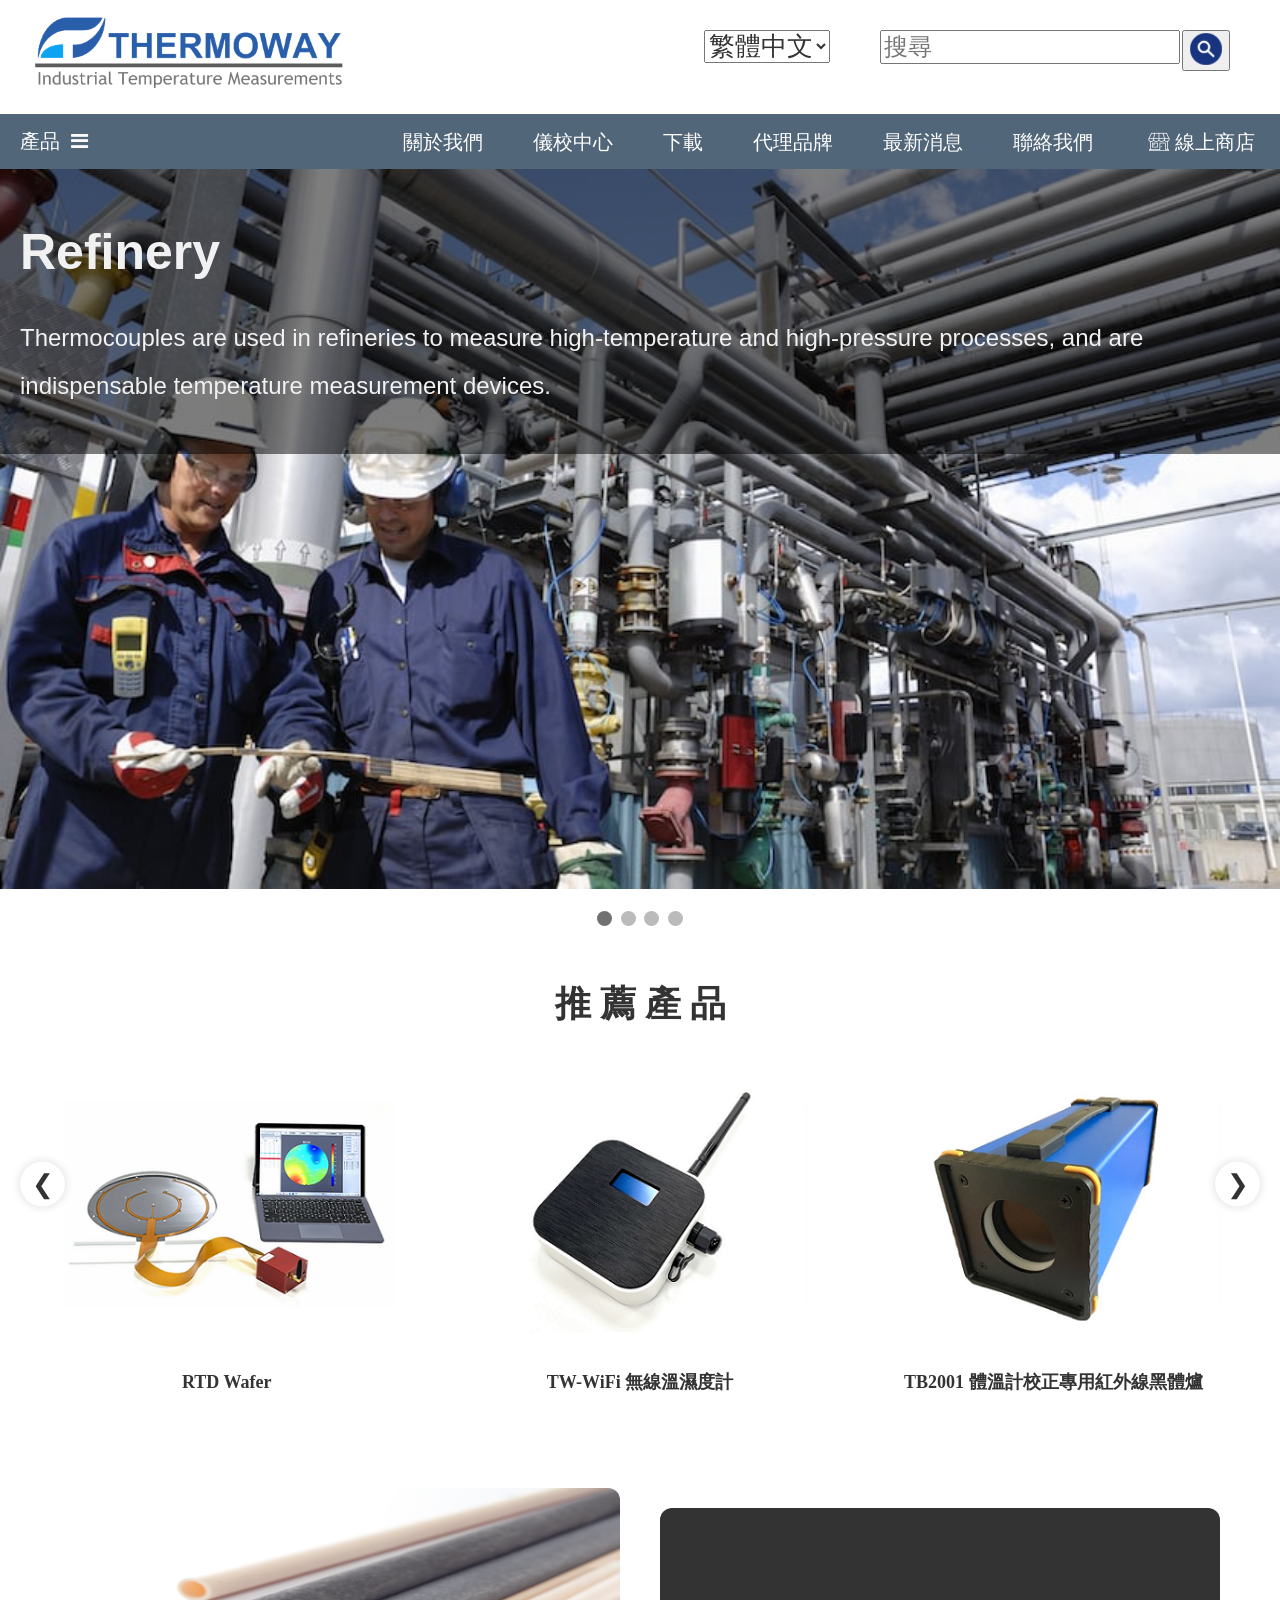
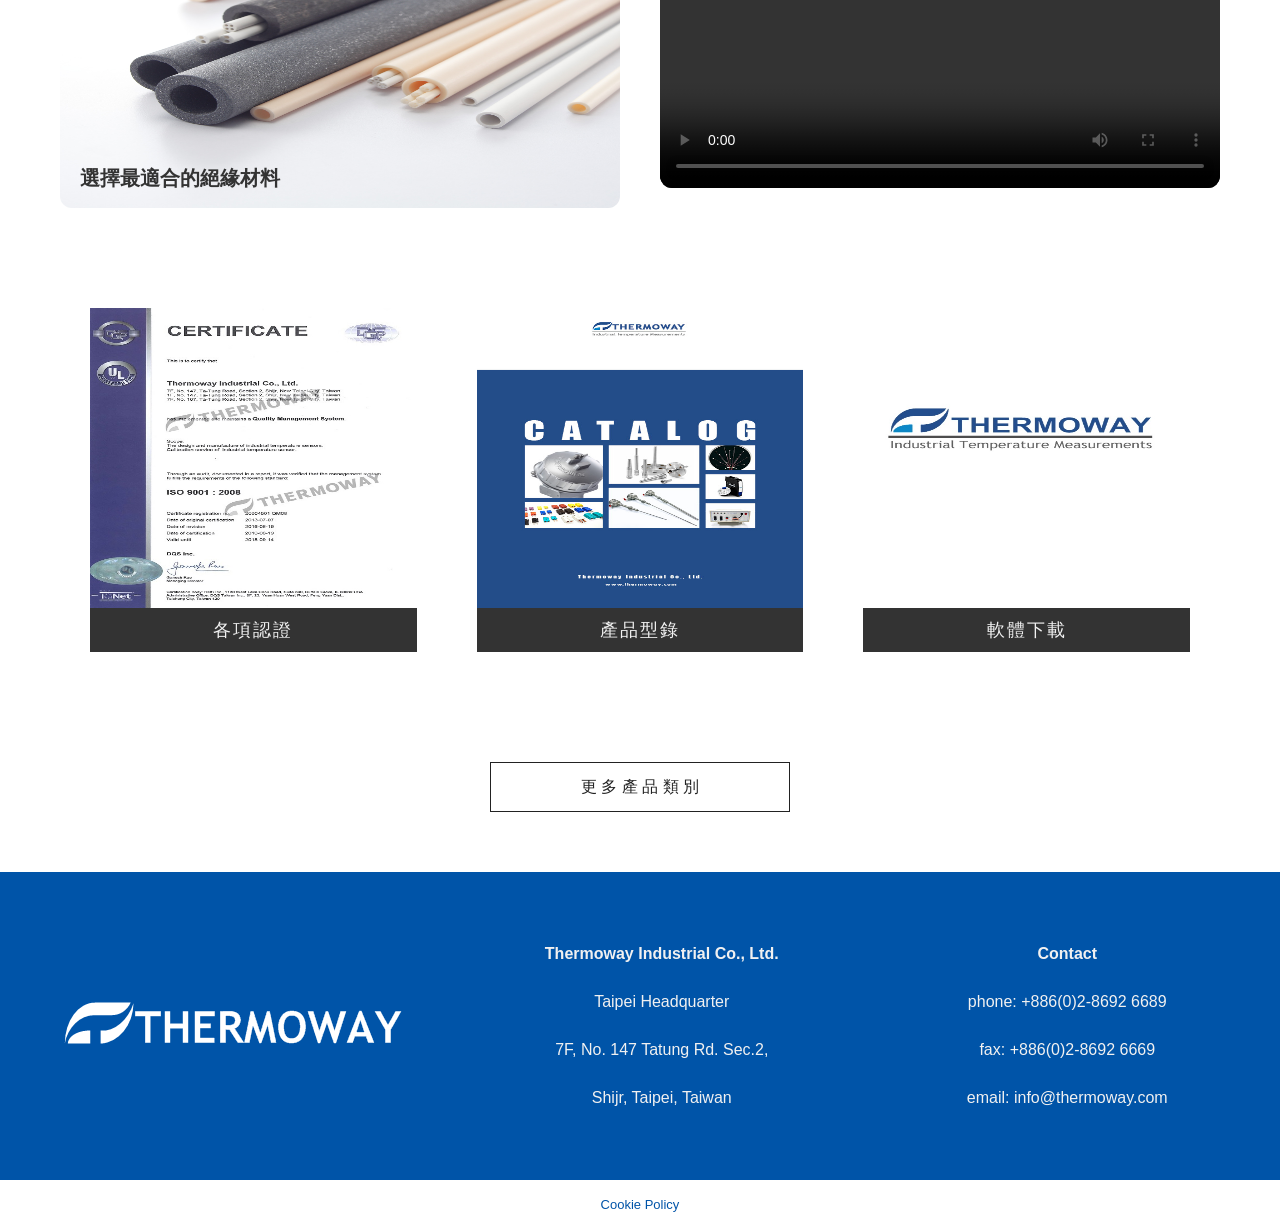
<file: index.html>
<!DOCTYPE html>
<html>
<head>
    <meta charset="UTF-8">
    <meta name="viewport" content="width=device-width, initial-scale=1.0">
    <meta http-equiv="X-UA-Compatible" content="ie=edge">
    <meta name="keywords" content="熱電偶,熱電阻,工業用溫度測量,溫度校正">
    <meta name="description" content="工業用溫度計製造商,溫度儀校中心">
    <title>THERMOWAY</title>
    <link rel="icon" type="image/png" href="img for HPSample/icon_thermoway.png">
    <link rel="stylesheet" type="text/css" href="index.css">
    <!--引入Font Awesome 的 CSS-->
    <link rel="stylesheet"
        href="https://cdnjs.cloudflare.com/ajax/libs/font-awesome/4.7.0/css/font-awesome.min.css">
    
</head>
<body>
  <!--頁首-->
    <header>
      <div class="phone-header-top">    <!--手機響應式-->
        <!--設定Logo的樣式-->
        <a href="index.html"><img class="logo" src="img for HPSample/Logo_full.png" style="filter: brightness(120%);">
        </a>
              
        <!--寫語言列-->
        <select class="LangBar">
          <option value="zh-TW">繁體中文</option>
          <option value="zh-CN">简体中文</option>
          <option value="en-US">English</option>
        </select>

        <div class="mobile-language">     <!--手機響應式-->
          中文 / EN
        </div>

        <!--手機版漢堡-->
        <button class="menu-toggle">☰</button>
      </div>
        
        <div class="search">
            <input class="SearchBar" type="text" placeholder="搜尋">
            <button class="SearchButton" type="submit"><img class="search-icon" src="img for HPSample/search-8924.png">
            </button>
        </div>
    </header>

        

  <!--導覽列-->
    <nav>
        <div class="navproduct">          <!--dropdown, 產品-->
            <button class="dropbtn" onclick="myFunction()"><a id="dropbtnproduct" href="product-category.html">產品 </a>
               <i class="fa fa-bars"></i></button>                           <!-- 我刪了這個三角形<i class="fa fa-caret-down"></i> -->
            <!--第一層分類-->
            <ul class="navproduct-level1" id="myDropdown">
              <li><a href="#" class="level1-item" onclick="toggleLevel2(event)">熱電偶</a>
                <!--第二層分類-->
                <ul class="navproduct-level2-tc" id="myDropdown1-2">
                  <li><a href="#" class="level2-item active-level2" style="font-weight: bold;">熱電偶</a></li>   <!--為了加藍色底線-->
                  <li><a href="#" class="level2-item">素線型熱電偶</a></li>
                  <li><a href="#" class="level2-item">導線型熱電偶</a></li>
                  <li><a href="mi-sheath-tc.html" class="level2-item">金屬被覆熱電偶</a></li>                  
                </ul>
              </li>

              <li><a href="#" class="level1-item">熱電阻</a></li>

              <li><a href="#" class="level1-item">測溫線/導線</a></li>
            </ul>

        </div>

        <!--其他導覽列項目-->
        <div class="nav-right">
          <div class="navshop">
            <a class="navitem" href="#onlineshop"><img src="img for HPSample/icon_onlineshop_gpt1.png">線上商店</a>
          </div>

          <div class="navcontact">
            <a class="navitem" href="contact.html">聯絡我們</a>
          </div>
        
          <div class="navnews">
            <a class="navitem" href="#news">最新消息</a>
          </div>

          <div class="navbrand">    <!--品牌-->
            <a class="navitem" id="ntbblock" href="#brand">代理品牌</a>
            <ul class="navbrand-level1">
              <li><a href="#">INOR</a></li>
              <li><a href="#">SANDVIK</a></li>
              <li><a href="#">MARLIN</a></li>
              <li><a href="#">OMEGA</a></li>
              <li><a href="#">DWYER</a></li>
            </ul>
          </div>
         
          <div class="navdownload">    <!--下載-->
            <a class="navitem" href="#download">下載</a>
          </div>

          <div class="navcalibration">
            <a class="navitem" href="#calibration">儀校中心</a>
          </div>

          <div class="navabout">
            <a class="navitem" href="about.html">關於我們</a>
          </div>
        </div>                     
        
    </nav>

    <!--手機響應式導覽列-->
    <div class="mobile-nav">
      <a href="product-category.html">產品</a>
      <a href="#about">關於我們</a>
      <a href="#calibration">儀校中心</a>
      <a href="#download">下載</a>
      <a href="#brand">代理品牌</a>
      <a href="#news">最新消息</a>
      <a href="contact.html">聯絡我們</a>
    </div>


<!--幻燈片-->
    <!--幻燈片-->
    <!-- Slideshow container -->
<div class="slideshow-container">
    <div class="mySlides fade" id="slide1">
      <img src="img for HPSample/image_Petroleum_wika.jpg" style="width:100%">
      <div class="text">
        <h1>Refinery</h1>
        <p>Thermocouples are used in refineries to measure high-temperature and 
            high-pressure processes, and are indispensable temperature measurement 
            devices.</p>
      </div>        
    </div>

    <div class="mySlides fade" id="slide2">
      <img src="img for HPSample/image_Turbine_cnn.jpg" style="width:100%">
      <div class="text">
        <h1>Aerospace</h1>
        <p>Specifically designed for the extreme high temperature, low temperature and 
            high pressure environments of the aerospace industry, THERMOWAY provide 
            corrosion-resistant and vibration-resistant products.</p>
      </div>
    </div>

    <div class="mySlides fade" id="slide3">
      <img src="img for HPSample/image_Semiconductor_天下雜誌.jpg" style="width:100%">
      <div class="text">
        <h1>Semiconductor</h1>
        <p>THERMOWAY provide suitable temperature measurement systems for each 
            process stage of the semiconductor industry to meet the environmental
            requirements for customers.</p>
      </div>
    </div>
  
    <div class="mySlides fade" id="slide4">
    <img src="img for HPSample/image_Nuclear-Banner.png" style="width:100%">
      <div class="text">
        <h1>Energy</h1>
        <p>Power plants use thermocouples to measure extreme heat, 
            which helps monitor the operation of boilers, nuclear reactors 
            and turbines to ensure safety and efficiency.</p>
      </div>
    </div>
<br>

<!-- The dots/circles -->
  <div style="text-align:center">
    <span class="dot"></span>
    <span class="dot"></span>
    <span class="dot"></span>
    <span class="dot"></span>
  </div>


<!-- 產品圖示區塊 -->
<section class="featured-section">
  <h2 class="sec-title">推 薦 產 品</h2>

  <button class="nav-btn left" onclick="moveSlide(-1)">&#10094;</button>

  <div class="carousel-wrapper">
    <div class="carousel" id="carousel">

      <div class="card">
        <img src="img for HPSample/RTD WAFER_400x300.png" alt="RTD Wafer">
        <p>RTD Wafer</p>
      </div>

      <div class="card">
        <img src="img for HPSample/TW-WiFi_400x300.png" alt="TW-WiFi無線溫濕度計">
        <p>TW-WiFi 無線溫濕度計</p>
      </div>

      <div class="card">
        <img src="img for HPSample/TB2001_400x300.png" alt="TB2001體溫計校正專用紅外線黑體爐">
        <p>TB2001 體溫計校正專用紅外線黑體爐</p>
      </div>

      <div class="card">
        <img src="img for HPSample/TC WAFER_400x300.png" alt="TC Wafer">
        <p>TC Wafer</p>
      </div>

      <div class="card">
        <img src="img for HPSample/TW-DY_400x300.png" alt="TW-DY校正專用乾體爐">
        <p>TW-DY 校正專用乾體爐</p>
      </div>

      <div class="card">
        <img src="img for HPSample/MINI-2K5A-5_400x300.png" alt="MINI-2K5A-5點焊機">
        <p>MINI-2K5A-5 點焊機</p>
      </div>

    </div>
  </div>

  <button class="nav-btn right" onclick="moveSlide(1)">&#10095;</button>
  </section>  

<!--媒體區塊-->
  <section class="media-section">
    <div class="media-left">
      <a href="your-link.html" class="media-link">
        <img src="img for HPSample/非金屬保護管-陶瓷.jpg">
      
        <div class="media-text">選擇最適合的絕緣材料</div>
      </a>
    </div>  
    
    <div class="media-right">
      <video controls>
        <source src="Introduction-of-APAQ-130_2021_Taiwan.mp4" type="video/mp4">
        你的瀏覽器不支援 HTML5 影片播放
      </video>
    </div>
  
  </section>

<!--下載區塊-->
  <section class="download-section">  
    <div class="download-item">      <!--1-->
      <a href="#">
        <div class="thumb">      <!--thumb是縮圖的意思-->
          <img src="img for HPSample/ISO9001浮水印.jpg" alt="certificate">
          <div class="overlay">   <!--overlay是覆蓋在上面的一層-->
            <span class="icon">👁</span>    <!--icon是小圖-->
          </div>
        </div>
        <div class="caption">各項認證</div>    <!--文字-->
      </a>
    </div>
    
    <div class="download-item">    <!--2-->
      <a href="#">
        <div class="thumb">    <!--thumb 是 thumbnail（縮圖）的縮寫，通常用來裝「預覽小圖」的區塊-->
          <img src="img for HPSample/型錄封面.jpg" alt="catalog">
          <div class="overlay">   <!--overlay 字面意思是「覆蓋在上面的一層」，通常用來放半透明黑色遮罩、圖示或文字。-->
            <span class="icon">👁</span>
          </div>
        </div>
        <div class="caption">產品型錄</div>
      </a>
    </div>

    <div class="download-item">     <!--3-->
      <a href="#">
        <div class="thumb">
          <img src="img for HPSample/Download圖示.jpg" alt="software">
          <div class="overlay">
            <span class="icon">👁</span>
          </div>
        </div>
        <div class="caption">軟體下載</div>
      </a>
    </div>

  </section>


  <!-- 產品類別 Overlay -->

  <div class="category-entry">
    <button class="open-category-btn" onclick="openCategoryOverlay()">
     更 多 產 品 類 別 
    </button>
  </div>

    <!--Fullscreen Overlay -->
    <div id="categoryOverlay" class="category-overlay">
      <button class="close-btn" onclick="closeCategoryOverlay()" aria-label="關閉產品類別">
        &times;
      </button>

      <div class="category-overlay-inner">
        <h2 class="overlay-title">Product Categories</h2>

        <div class="category-grid">   
          <div class="category-col">   <!--類別1-->
            <h3><a href="#">Thermocouple Assembly</a></h3>
            <ul>
              <li><a href="#">Unsheathed Fine Gage Thermocouple</a></li>
              <li><a href="#">Insulated Wire Thermocouple</a></li>
              <li><a href="#">Transition Joint Probe</a></li>
              <li><a href="#">Surface Temperature Sensor</a></li>
              <li><a href="#">MI Sheath Thermocouple</a></li>
              <li><a href="#">Extreme Temperature</a></li>
              <li><a href="#">Explosion-proof Thermocouple</a></li>
              <li><a href="#">TC with Metal Protection Tube</a></li>
              <li><a href="#">TC with Ceramic Protection Tube</a></li>
              <li><a href="#">Profile Probe</a></li>
              
            </ul>
          </div>
        
          <div class="category-col">  <!--類別2-->
            <h3><a href="#">Resistance Temperature Detector</a></h3>
            <ul>
              <li><a href="#">RTD Element</a></li>
              <li><a href="#">General Purpose RTD</a></li>
              <li><a href="#">Sanitary RTD</a></li>
              <li><a href="#">RTD Probe with Transition</a></li>
              <li><a href="#">Surface Temperature Sensor</a></li>
              <li><a href="#">MI Sheath RTD</a></li>
              <li><a href="#">RTD with Metal Protection Tube</a></li>
              <li><a href="#">RTD with Ceramic Protection Tube</a></li>
                          
            </ul>
          </div>

          <div class="category-col">  <!--類別3-->
            <h3><a href="#">TC/RTD Wire and Cable</a></h3>
            <ul>
              <li><a href="#">Bare Thermocouple Wire</a></li>
              <li><a href="#">Mineral Insulated Cable</a></li>
              <li><a href="#">Thermocouple Wire</a></li>
              <li><a href="#">Extension/Compensating Cable</a></li>
                                      
            </ul>
          </div>

          <div class="category-col">  <!--類別4-->
            <h3><a href="#">Connector</a></h3>
            <ul>
              <li><a href="#">TC/RTD Connector</a></li>
              <li><a href="#">Jack Panel</a></li>
              <li><a href="#">Connector Accessories</a></li>           
                                      
            </ul>
          </div>

          <div class="category-col">  <!--類別5-->
            <h3><a href="#">Sensing Accessories</a></h3>
            <ul>
              <li><a href="#">TC and RTD Protection Head</a></li>
              <li><a href="#">Termimal Block</a></li>
              <li><a href="#">Thermowell</a></li>           
                                      
            </ul>
          </div>

          <div class="category-col">  <!--類別6-->
            <h3><a href="#">Protection Tube</a></h3>
            <ul>
              <li><a href="#">Metal Protection Tube</a></li>
              <li><a href="#">Alumina Tube/Insulator</a></li>
              <li><a href="#">SiC Tube</a></li> 
              <li><a href="#">Quartz Tube</a></li>
              <li><a href="#">Silicon Nitride</a></li>
              <li><a href="#"></a>Sapphire Tube</li>
              <li><a href="#"></a>SANDVIK</li>          
                                      
            </ul>
          </div>

          <div class="category-col">  <!--類別7-->
            <h3><a href="#">Semiconductor Application</a></h3>
            <ul>
              <li><a href="#">Thermocouple Wafer</a></li>
              <li><a href="#">RTD Wafer</a></li>
              <li><a href="#">Temperature Monitoring System</a></li> 
              <li><a href="#">Profile Thermocouple</a></li>         
                                      
            </ul>
          </div>

          <div class="category-col">  <!--類別8-->
            <h3><a href="#">Temperature Transmitter</a></h3>
            <ul>
              <li><a href="#">INOR</a></li>
              <li><a href="#">TW-WiFi Temperature and Humidity</a></li>
              <li><a href="#">TW-TRC Temperature Transmitter</a></li> 
              
            </ul>
          </div>

          <div class="category-col">  <!--類別9-->
            <h3><a href="#">Calibration Equipment</a></h3>
            <ul>
              <li><a href="#">Dry Block Temeprature Calibrator</a></li>
              <li><a href="#">Handheld Calibrator</a></li>
              <li><a href="#">TB2001 Infrared Blackbody Calibrator</a></li> 
              
            </ul>
          </div>

          <div class="category-col">  <!--類別10-->
            <h3><a href="#">control & Monitoring Device</a></h3>
            <ul>
              <li><a href="#">Paperless Recorder</a></li>
              <li><a href="#">Infrared Thermometer</a></li>
              <li><a href="#">Thermal Imaging</a></li>
              <li><a href="#">Bi-metal Thermometer</a></li>
              <li><a href="#">Liquid-filled Thermometer</a></li>
              
            </ul>
          </div>

          <div class="category-col">  <!--類別11-->
            <h3><a href="#">Wireless System</a></h3>
            <ul>
              <li><a href="#">TW-WiFi Series</a></li>
            
            </ul>
          </div>

          <div class="category-col">  <!--類別12-->
            <h3><a href="#">Equipment and Tool</a></h3>
            <ul>
              <li><a href="#">Thermocouple Welder</a></li>
            
            </ul>
          </div>

          <div class="category-col">  <!--類別13-->
            <h3><a href="#">Heater</a></h3>
            
          </div>

          <div class="category-col">  <!--類別14-->
            <h3><a href="#">Pressure Measurement</a></h3>
            
          </div>

          <div class="category-col">  <!--類別15-->
            <h3><a href="#">Flow Measurement</a></h3>
            
          </div>

          <div class="category-col">  <!--類別16-->
            <h3><a href="#">Level Measurement</a></h3>
            
          </div>
        

        </div>     <!--"category-grid"-->

      </div>    <!--"category-overlay-inner"-->

    </div>    <!--"category-overlay"-->    



  <!--footer區塊-->
  <footer class="site-footer">
    <div class="footer-inner">
      <!--Logo-->
      <div class="footer-logo">
        <a href="index.html"><img src="img for HPSample/white Logo2.png"></a>
      </div>

      <!--company address-->
      <div class="footer-col">
        <p class="footer-title">Thermoway Industrial Co., Ltd.</p>
        <p>Taipei Headquarter</p>
        <p>7F, No. 147 Tatung Rd. Sec.2,</p>
        <p>Shijr, Taipei, Taiwan</p>
      </div>

      <!--contact-->
      <div class="footer-col">
        <p class="footer-title">Contact</p>
        <p>phone: +886(0)2-8692 6689</p>
        <p>fax: +886(0)2-8692 6669</p>
        <p>email: info@thermoway.com</p>
      </div>

    </div>   <!--footer-inner的close-->
    
    <!--Bottom Link-->
    <div class="footer-bottom">
      <a href="#">Cookie Policy</a>
    </div>

  </footer>


<!--帶入JS-->
    <script src="index.js"></script>   
    <noscript>無法使用JavaScript!</noscript>
        

</body>
</html>
</file>
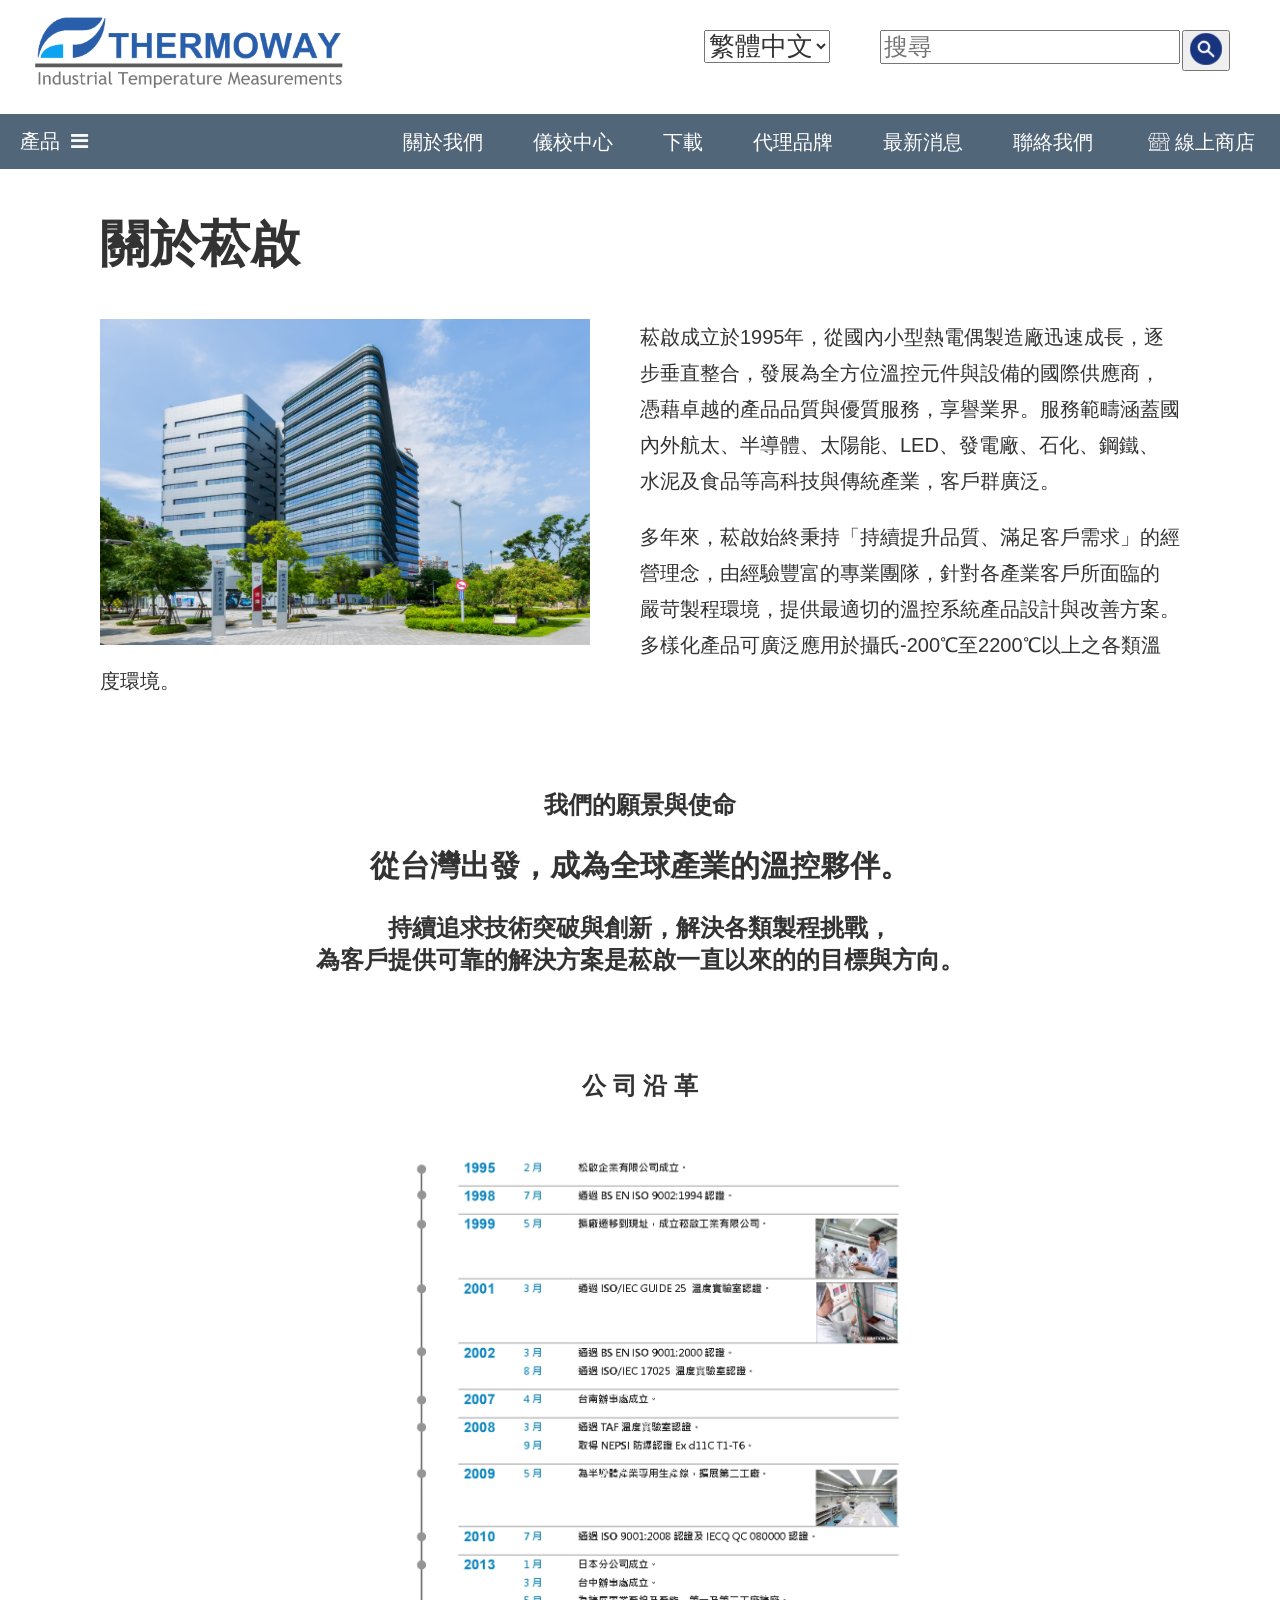
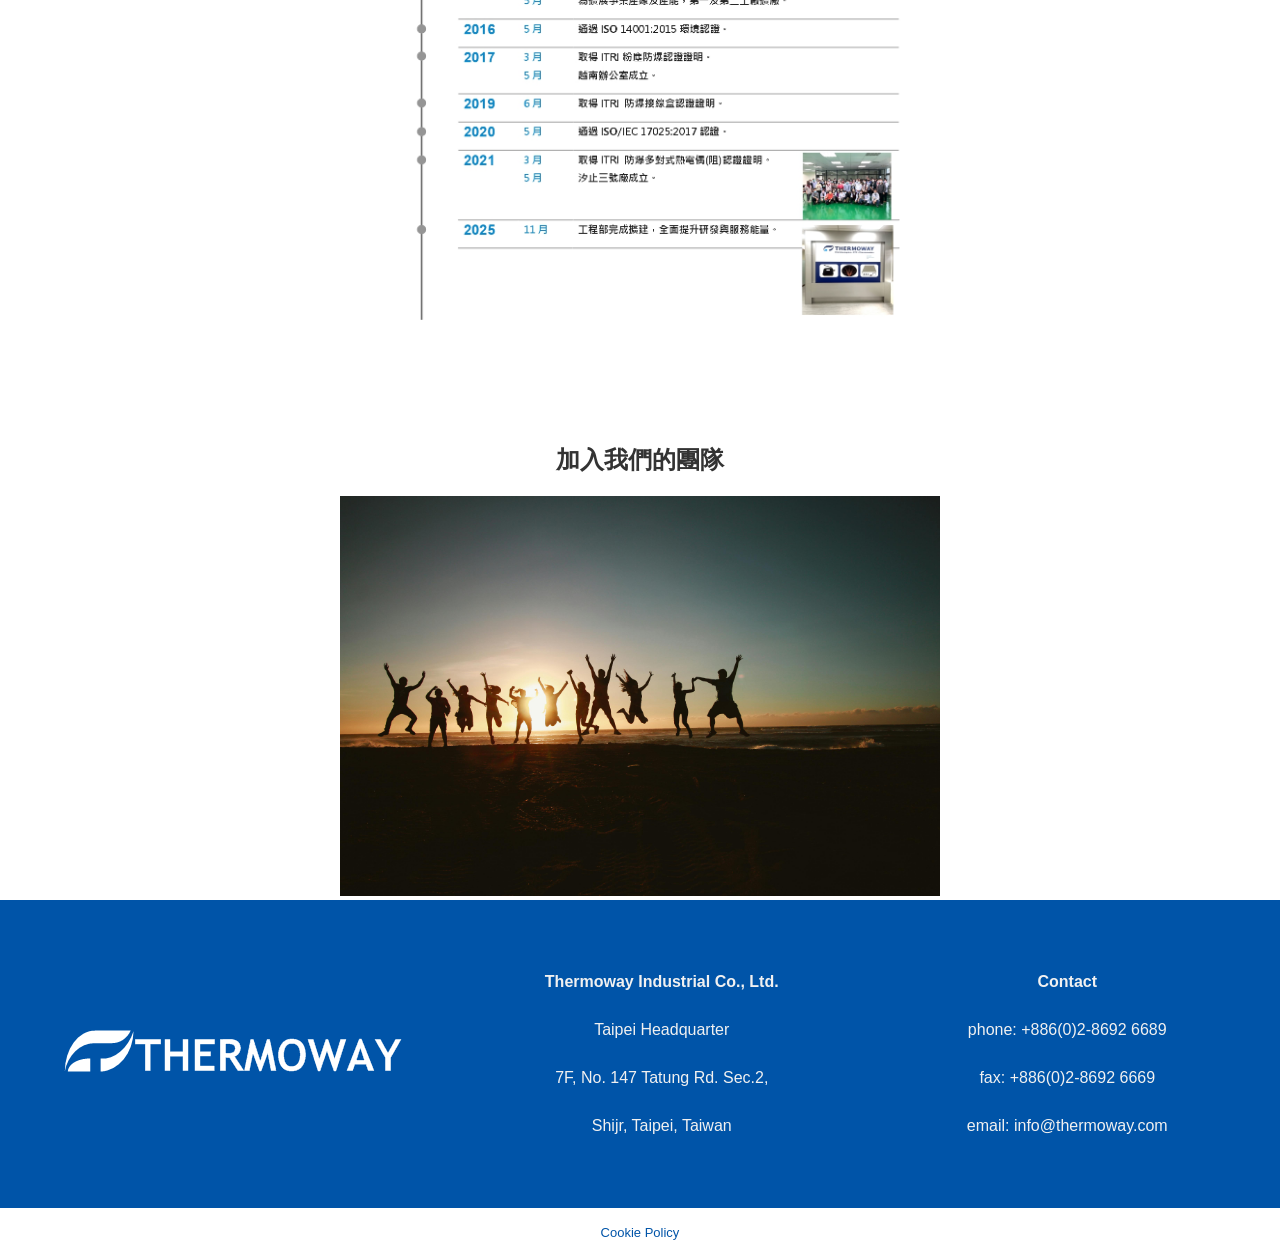
<file: about.html>
<!DOCTYPE html>
<html>
<head>
    <meta charset="UTF-8">
    <meta name="viewport" content="width=device-width, initial-scale=1.0">
    <meta http-equiv="X-UA-Compatible" content="ie=edge">
    <meta name="keywords" content="熱電偶,熱電阻,工業用溫度測量,溫度校正">
    <meta name="description" content="工業用溫度計製造商,溫度儀校中心">
    <title>關於菘啟</title>
    <link rel="icon" type="image/png" href="img for HPSample/icon_thermoway.png">
    <link rel="stylesheet" type="text/css" href="index.css">
    <!--引入Font Awesome 的 CSS-->
    <link rel="stylesheet"
        href="https://cdnjs.cloudflare.com/ajax/libs/font-awesome/4.7.0/css/font-awesome.min.css">
    
    <script>                   //為了解決導覽列的問題只好把這段貼在新頁面
document.addEventListener('click', function(e) {
  const dropdown1 = document.getElementById('myDropdown');
  const dropdown2 = document.getElementById('myDropdown1-2');

  if (!e.target.closest('.navproduct')) {
    if (dropdown1) dropdown1.classList.remove('show');
    if (dropdown2) dropdown2.classList.remove('show');
  }
});
</script>
    
</head>

<body>
  <!--頁首-->
    <header>
      <div class="phone-header-top">    <!--手機響應式-->
        <!--設定Logo的樣式-->
        <a href="index.html"><img class="logo" src="img for HPSample/Logo_full.png" style="filter: brightness(120%);">
        </a>
              
        <!--寫語言列-->
        <select class="LangBar">
          <option value="zh-TW">繁體中文</option>
          <option value="zh-CN">简体中文</option>
          <option value="en-US">English</option>
        </select>

        <div class="mobile-language">     <!--手機響應式-->
          中文 / EN
        </div>

        <!--手機版漢堡-->
        <button class="menu-toggle">☰</button>
      </div>
        
        <div class="search">
            <input class="SearchBar" type="text" placeholder="搜尋">
            <button class="SearchButton" type="submit"><img class="search-icon" src="img for HPSample/search-8924.png">
            </button>
        </div>
    </header>

        

  <!--導覽列-->
    <nav>
        <div class="navproduct">          <!--dropdown, 產品-->
            <button class="dropbtn" onclick="myFunction()"><a id="dropbtnproduct" href="product-category.html">產品 </a>
               <i class="fa fa-bars"></i></button>                           <!-- 我刪了這個三角形<i class="fa fa-caret-down"></i> -->
            <!--第一層分類-->
            <ul class="navproduct-level1" id="myDropdown">
              <li><a href="#" class="level1-item" onclick="toggleLevel2(event)">熱電偶</a>
                <!--第二層分類-->
                <ul class="navproduct-level2-tc" id="myDropdown1-2">
                  <li><a href="#" class="level2-item active-level2" style="font-weight: bold;">熱電偶</a></li>   <!--為了加藍色底線-->
                  <li><a href="#" class="level2-item">素線型熱電偶</a></li>
                  <li><a href="#" class="level2-item">導線型熱電偶</a></li>
                  <li><a href="mi-sheath-tc.html" class="level2-item">金屬被覆熱電偶</a></li>                  
                </ul>
              </li>

              <li><a href="#" class="level1-item">熱電阻</a></li>

              <li><a href="#" class="level1-item">測溫線/導線</a></li>
            </ul>

        </div>

        <!--其他導覽列項目-->
        <div class="nav-right">
          <div class="navshop">
            <a class="navitem" href="#onlineshop"><img src="img for HPSample/icon_onlineshop_gpt1.png">線上商店</a>
          </div>

          <div class="navcontact">
            <a class="navitem" href="contact.html">聯絡我們</a>
          </div>
        
          <div class="navnews">
            <a class="navitem" href="#news">最新消息</a>
          </div>

          <div class="navbrand">    <!--品牌-->
            <a class="navitem" id="ntbblock" href="#brand">代理品牌</a>
            <ul class="navbrand-level1">
              <li><a href="#">INOR</a></li>
              <li><a href="#">SANDVIK</a></li>
              <li><a href="#">MARLIN</a></li>
              <li><a href="#">OMEGA</a></li>
              <li><a href="#">DWYER</a></li>
            </ul>
          </div>
         
          <div class="navdownload">    <!--下載-->
            <a class="navitem" href="#download">下載</a>
          </div>

          <div class="navcalibration">
            <a class="navitem" href="#calibration">儀校中心</a>
          </div>

          <div class="navabout">
            <a class="navitem" href="about.html">關於我們</a>
          </div>
        </div>                     
        
    </nav>

    <!--手機響應式導覽列-->
    <div class="mobile-nav">
      <a href="product-category.html">產品</a>
      <a href="#about">關於我們</a>
      <a href="#calibration">儀校中心</a>
      <a href="#download">下載</a>
      <a href="#brand">代理品牌</a>
      <a href="#news">最新消息</a>
      <a href="contact.html">聯絡我們</a>
    </div>

  <section id="aboutus">
    <h1>關於菘啟</h1>
      <img id="newoffice" src="img for HPSample/building.png" width="490">
      <p>菘啟成立於1995年，從國內小型熱電偶製造廠迅速成長，逐步垂直整合，發展為全方位溫控元件與設備的國際供應商，
            憑藉卓越的產品品質與優質服務，享譽業界。服務範疇涵蓋國內外航太、半導體、太陽能、LED、發電廠、石化、鋼鐵、
            水泥及食品等高科技與傳統產業，客戶群廣泛。</p>
                       
      <p>多年來，菘啟始終秉持「持續提升品質、滿足客戶需求」的經營理念，由經驗豐富的專業團隊，針對各產業客戶所面臨的
            嚴苛製程環境，提供最適切的溫控系統產品設計與改善方案。多樣化產品可廣泛應用於攝氏-200℃至2200℃以上之各類溫度環境。</p>
  </section>

  <section id="vandm">
    <h1>我們的願景與使命</h1>
    <h2>從台灣出發，成為全球產業的溫控夥伴。</h2>
    <h3>持續追求技術突破與創新，解決各類製程挑戰，<br>為客戶提供可靠的解決方案是菘啟一直以來的的目標與方向。</h3>

  </section>

  <section id="ourhistory">
    <h1>公  司  沿  革</h1>
      
      <img width="600" height="auto" src="img for HPSample/公司沿革, 第二版, CAT_page-0001.png">
      
    </section>

    <section id="jointeam">
      <h1>加入我們的團隊</h1>
      <img width="600" src="img for HPSample/pexels-belle-co-99483-1000445.jpg">
    </section>
  


    <!--帶入JS-->
    <script src="index.js"></script>   
    <noscript>無法使用JavaScript!</noscript>

    
<!--footer區塊-->
  <footer class="site-footer">
    <div class="footer-inner">
      <!--Logo-->
      <div class="footer-logo">
        <a href="index.html"><img src="img for HPSample/white Logo2.png"></a>
      </div>

      <!--company address-->
      <div class="footer-col">
        <p class="footer-title">Thermoway Industrial Co., Ltd.</p>
        <p>Taipei Headquarter</p>
        <p>7F, No. 147 Tatung Rd. Sec.2,</p>
        <p>Shijr, Taipei, Taiwan</p>
      </div>

      <!--contact-->
      <div class="footer-col">
        <p class="footer-title">Contact</p>
        <p>phone: +886(0)2-8692 6689</p>
        <p>fax: +886(0)2-8692 6669</p>
        <p>email: info@thermoway.com</p>
      </div>

    </div>   <!--footer-inner的close-->
    
    <!--Bottom Link-->
    <div class="footer-bottom">
      <a href="#">Cookie Policy</a>
    </div>

  </footer>


<!--帶入JS-->
    <script src="index.js"></script>   
    <noscript>無法使用JavaScript!</noscript>
        



</body>
</file>
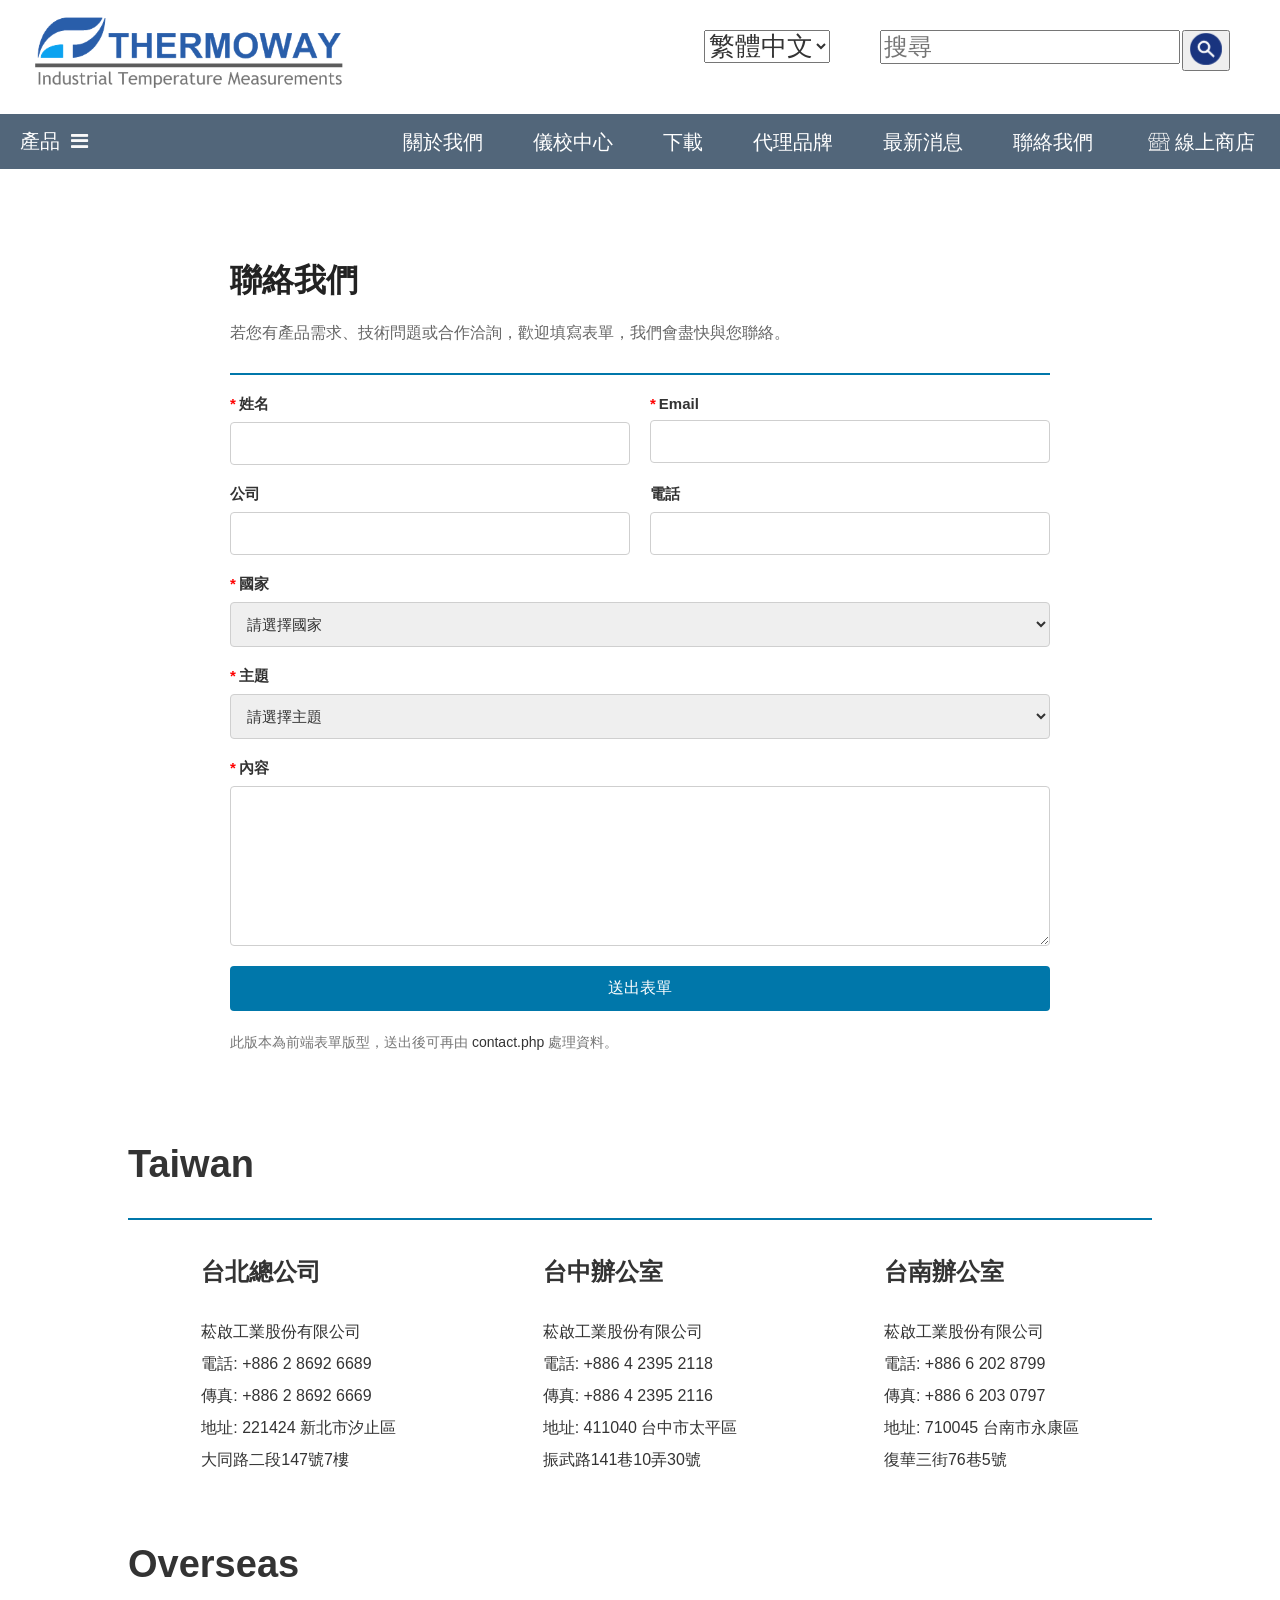
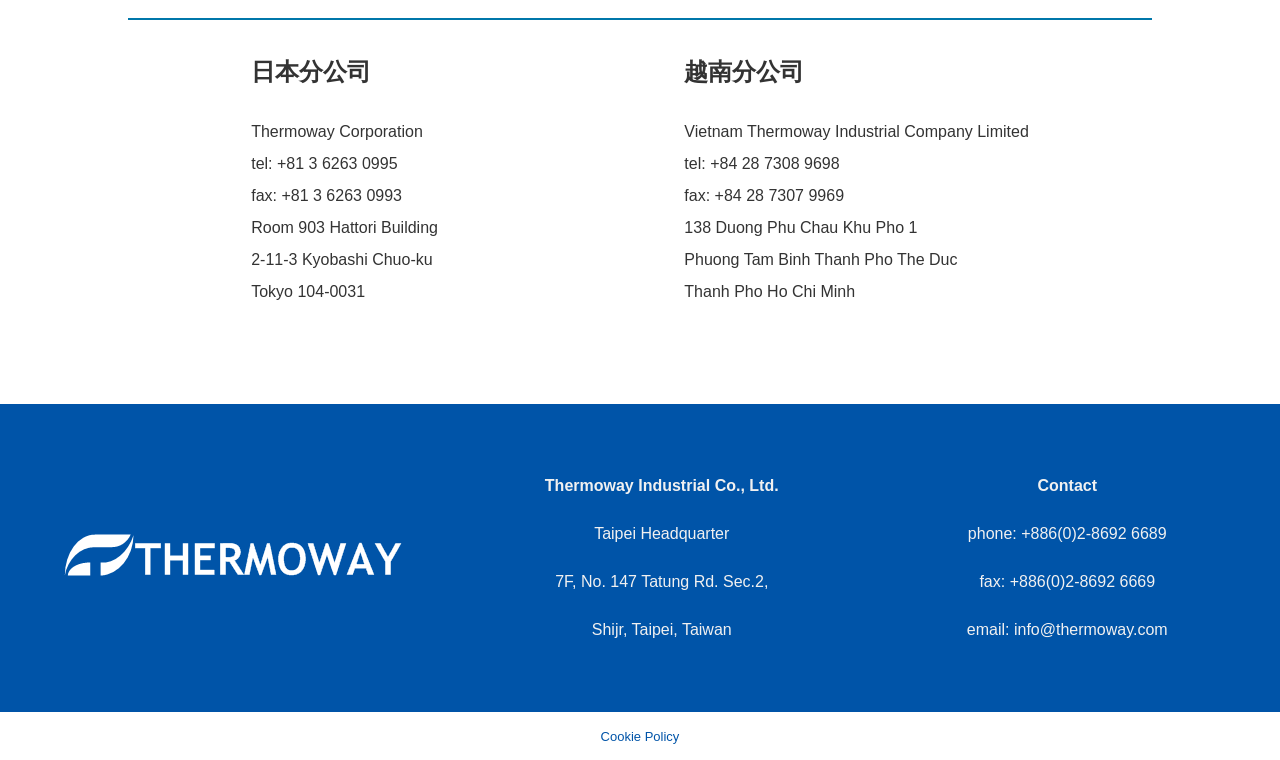
<file: contact.html>
<!DOCTYPE html>
<html>
<head>
    <meta charset="UTF-8">
    <meta name="viewport" content="width=device-width, initial-scale=1.0">
    <meta http-equiv="X-UA-Compatible" content="ie=edge">
    <meta name="keywords" content="熱電偶,熱電阻,工業用溫度測量,溫度校正">
    <meta name="description" content="工業用溫度計製造商,溫度儀校中心">
    <title>聯絡我們</title>
    <link rel="icon" type="image/png" href="img for HPSample/icon_thermoway.png">
    <link rel="stylesheet" type="text/css" href="index.css">
    <!--引入Font Awesome 的 CSS-->
    <link rel="stylesheet"
        href="https://cdnjs.cloudflare.com/ajax/libs/font-awesome/4.7.0/css/font-awesome.min.css">
    
    <script>                   //為了解決導覽列的問題只好把這段貼在新頁面
document.addEventListener('click', function(e) {
  const dropdown1 = document.getElementById('myDropdown');
  const dropdown2 = document.getElementById('myDropdown1-2');

  if (!e.target.closest('.navproduct')) {
    if (dropdown1) dropdown1.classList.remove('show');
    if (dropdown2) dropdown2.classList.remove('show');
  }
});
</script>
    
</head>

<body>
    <!--頁首-->
    <header>
      <div class="phone-header-top">    <!--手機響應式-->
        <!--設定Logo的樣式-->
        <a href="index.html"><img class="logo" src="img for HPSample/Logo_full.png" style="filter: brightness(120%);">
        </a>
              
        <!--寫語言列-->
        <select class="LangBar">
          <option value="zh-TW">繁體中文</option>
          <option value="zh-CN">简体中文</option>
          <option value="en-US">English</option>
        </select>

        <div class="mobile-language">     <!--手機響應式-->
          中文 / EN
        </div>

        <!--手機版漢堡-->
        <button class="menu-toggle">☰</button>
      </div>
        
        <div class="search">
            <input class="SearchBar" type="text" placeholder="搜尋">
            <button class="SearchButton" type="submit"><img class="search-icon" src="img for HPSample/search-8924.png">
            </button>
        </div>
    </header>

        

  <!--導覽列-->
    <nav>
        <div class="navproduct">          <!--dropdown, 產品-->
            <button class="dropbtn" onclick="myFunction()"><a id="dropbtnproduct" href="product-category.html">產品 </a>
               <i class="fa fa-bars"></i></button>                           <!-- 我刪了這個三角形<i class="fa fa-caret-down"></i> -->
            <!--第一層分類-->
            <ul class="navproduct-level1" id="myDropdown">
              <li><a href="#" class="level1-item" onclick="toggleLevel2(event)">熱電偶</a>
                <!--第二層分類-->
                <ul class="navproduct-level2-tc" id="myDropdown1-2">
                  <li><a href="#" class="level2-item active-level2" style="font-weight: bold;">熱電偶</a></li>   <!--為了加藍色底線-->
                  <li><a href="#" class="level2-item">素線型熱電偶</a></li>
                  <li><a href="#" class="level2-item">導線型熱電偶</a></li>
                  <li><a href="mi-sheath-tc.html" class="level2-item">金屬被覆熱電偶</a></li>                  
                </ul>
              </li>

              <li><a href="#" class="level1-item">熱電阻</a></li>

              <li><a href="#" class="level1-item">測溫線/導線</a></li>
            </ul>

        </div>

        <!--其他導覽列項目-->
        <div class="nav-right">
          <div class="navshop">
            <a class="navitem" href="#onlineshop"><img src="img for HPSample/icon_onlineshop_gpt1.png">線上商店</a>
          </div>

          <div class="navcontact">
            <a class="navitem" href="contact.html">聯絡我們</a>
          </div>
        
          <div class="navnews">
            <a class="navitem" href="#news">最新消息</a>
          </div>

          <div class="navbrand">    <!--品牌-->
            <a class="navitem" id="ntbblock" href="#brand">代理品牌</a>
            <ul class="navbrand-level1">
              <li><a href="#">INOR</a></li>
              <li><a href="#">SANDVIK</a></li>
              <li><a href="#">MARLIN</a></li>
              <li><a href="#">OMEGA</a></li>
              <li><a href="#">DWYER</a></li>
            </ul>
          </div>
         
          <div class="navdownload">    <!--下載-->
            <a class="navitem" href="#download">下載</a>
          </div>

          <div class="navcalibration">
            <a class="navitem" href="#calibration">儀校中心</a>
          </div>

          <div class="navabout">
            <a class="navitem" href="about.html">關於我們</a>
          </div>
        </div>                     
        
    </nav>

    <!--手機響應式導覽列-->
    <div class="mobile-nav">
      <a href="product-category.html">產品</a>
      <a href="#about">關於我們</a>
      <a href="#calibration">儀校中心</a>
      <a href="#download">下載</a>
      <a href="#brand">代理品牌</a>
      <a href="#news">最新消息</a>
      <a href="contact.html">聯絡我們</a>
    </div>

    <!--Contact Form-->
    <section class="contact-form">
        <h1>聯絡我們</h1>
        <p class="contact-intro">若您有產品需求、技術問題或合作洽詢，歡迎填寫表單，我們會盡快與您聯絡。</p>
        <hr class="contact-form-line" style="border: none; border-top: 2px solid #0077aa;">
        
        <form action="contact.php" method="post">  <!--表格開始-->
            
            <div class="grid-2">
                <div class="field">    <!--第一格-->
                    <label for="fullname"><span class="required">*</span>姓名</label>
                    <input type="text" id="fullname" name="fullname" required>
                </div>
                <div class="field">    <!--第二格-->
                    <label for="email"><span class="required">*</span>Email</label>
                    <input type="email" id="email" name="email" required>
                </div>
            </div>
            
            <div class="grid-2">
              <div class="field">    <!--第三格-->
                <label for="company">公司</label>
                <input type="text" id="company" name="company">
              </div>
              <div class="field">    <!--第四格-->
                <label for="phone">電話</label>
                <input type="tel" id="phone" name="phone">
              </div>
            </div>

            <div class="grid-1">
              <div class="field">    <!--第五格-->
                <label for="country"><span class="required">*</span>國家</label>
                <select id="country" name="country" required>
                  <option value="">請選擇國家</option>
                  <option value="Taiwan">Taiwan 台灣</option>
                  <option value="China">China 中國</option>
                  <option value="Hong Kong">Hong Kong 香港</option>
                  <option value="Japn">Japan 日本</option>
                  <option value="South Korea">South Korea 韓國</option>
                  <option value="Singapore">Singapore 新加坡</option>
                  <option value="Malaysia">Malaysia 馬來西亞</option>
                  <option value="Thailand">Thailand 泰國</option>
                  <option value="Vietnam">Vietname 越南</option>
                  <option value="Philippines">Philippines 菲律賓</option>
                  <option value="Indonesia">Indonesia 印尼</option>
                  <option value="India">India 印度</option>
                  <option value="United States">United States 美國</option>
                  <option value="Canada">Canada 加拿大</option>
                  <option value="Germany">Germany 德國</option>
                  <option value="United Kingdom">United Kingdom 英國</option>
                  <option value="France">France 法國</option>
                  <option value="Australia">Australia 澳洲</option>
                  <option value="Other">Other 其他</option>

                </select>
              </div>
            </div>

            <div class="grid-1">
              <div class="field">    <!--第六格-->
                <label for="subject"><span class="required">*</span>主題</label>
                <select id="subject" name="subject" required>
                  <option value="">請選擇主題</option>
                  <option value="Help with my order">訂單相關問題</option>
                  <option value="Request a quote">詢問產品報價</option>
                  <option value="Help choose the right product">產品諮詢</option>
                  <option value="Technical Product Support">技術支援</option>
                  <option value="More information">其他</option>
                </select>

              </div>
            </div>

            <div class="grid-1">
              <div class="field">    <!--第七格-->
                <label for="message"><span class="required">*</span>內容</label>
                <textarea id="message" name="message" 
                  placeholder="請輸入您的需求、問題或說明內容。" required>
                </textarea>
                <button type="submit" class="contact-submit-btn">送出表單</button>
              </div>
            </div>

            <div class="actions">                       
              <div class="helper">此版本為前端表單版型，送出後可再由 <code>contact.php</code> 處理資料。</div>

            </div>
        </form>
    </section>


<!--TAIWAN LOCATION-->
    <section class="taiwan-location">
      <h1>Taiwan</h1>
      <hr class="contact-form-line" style="border: none; border-top: 2px solid #0077aa;"> 
      <div id="LC-1">            <!--Location Container-->
        <div id="taipeioffice">          
          <h2>台北總公司</h2>
          <p>
          菘啟工業股份有限公司<br>
          電話: +886 2 8692 6689<br>
          傳真: +886 2 8692 6669<br>
          地址: 221424 新北市汐止區<br>
          大同路二段147號7樓
          </p>           
        </div>

        <div id="taichungoffice">
          <h2>台中辦公室</h2>
          <p>
          菘啟工業股份有限公司<br>
          電話: +886 4 2395 2118<br>
          傳真: +886 4 2395 2116<br>
          
          地址: 411040 台中市太平區<br>
          振武路141巷10弄30號
          </p>
        </div>

        <div id="tainanoffice">
          <h2>台南辦公室</h2>
          <p>
          菘啟工業股份有限公司<br>
          電話: +886 6 202 8799<br>
          傳真: +886 6 203 0797<br>
          
          地址: 710045 台南市永康區<br>
          復華三街76巷5號
          </p>

        </div>
      </div>

    </section>


<!--OVERSEAS LOCATION-->
    <section class="overseas-location">
      <h1>Overseas</h1>
      <hr class="contact-form-line" style="border: none; border-top: 2px solid #0077aa;"> 
      <div id="LC-2">    <!--Location Container-->
        <div id="japanoffice">
          <h2>日本分公司</h2>
          <p>Thermoway Corporation<br>
            tel: +81 3 6263 0995<br>
            fax: +81 3 6263 0993<br>
            Room 903 Hattori Building<br>
            2-11-3 Kyobashi Chuo-ku<br>
            Tokyo 104-0031
          </p>        
        </div>

        <div id="vietnamoffice">
          <h2>越南分公司</h2>
          <p>Vietnam Thermoway Industrial Company Limited<br>
            tel: +84 28 7308 9698<br>
            fax: +84 28 7307 9969<br>
            138 Duong Phu Chau Khu Pho 1<br>
            Phuong Tam Binh Thanh Pho The Duc<br>
            Thanh Pho Ho Chi Minh
          </p>        
        </div>
        
      </div>

    </section>

<!--我是一塊空地-->
<div style="height: 100px"></div>

<!--footer區塊-->
  <footer class="site-footer">
    <div class="footer-inner">
      <!--Logo-->
      <div class="footer-logo">
        <a href="index.html"><img src="img for HPSample/white Logo2.png"></a>
      </div>

      <!--company address-->
      <div class="footer-col">
        <p class="footer-title">Thermoway Industrial Co., Ltd.</p>
        <p>Taipei Headquarter</p>
        <p>7F, No. 147 Tatung Rd. Sec.2,</p>
        <p>Shijr, Taipei, Taiwan</p>
      </div>

      <!--contact-->
      <div class="footer-col">
        <p class="footer-title">Contact</p>
        <p>phone: +886(0)2-8692 6689</p>
        <p>fax: +886(0)2-8692 6669</p>
        <p>email: info@thermoway.com</p>
      </div>

    </div>   <!--footer-inner的close-->
    
    <!--Bottom Link-->
    <div class="footer-bottom">
      <a href="#">Cookie Policy</a>
    </div>

  </footer>



<!--帶入JS-->
    <script src="index.js"></script>   
    <noscript>無法使用JavaScript!</noscript>
    
</body>
</html>
</file>
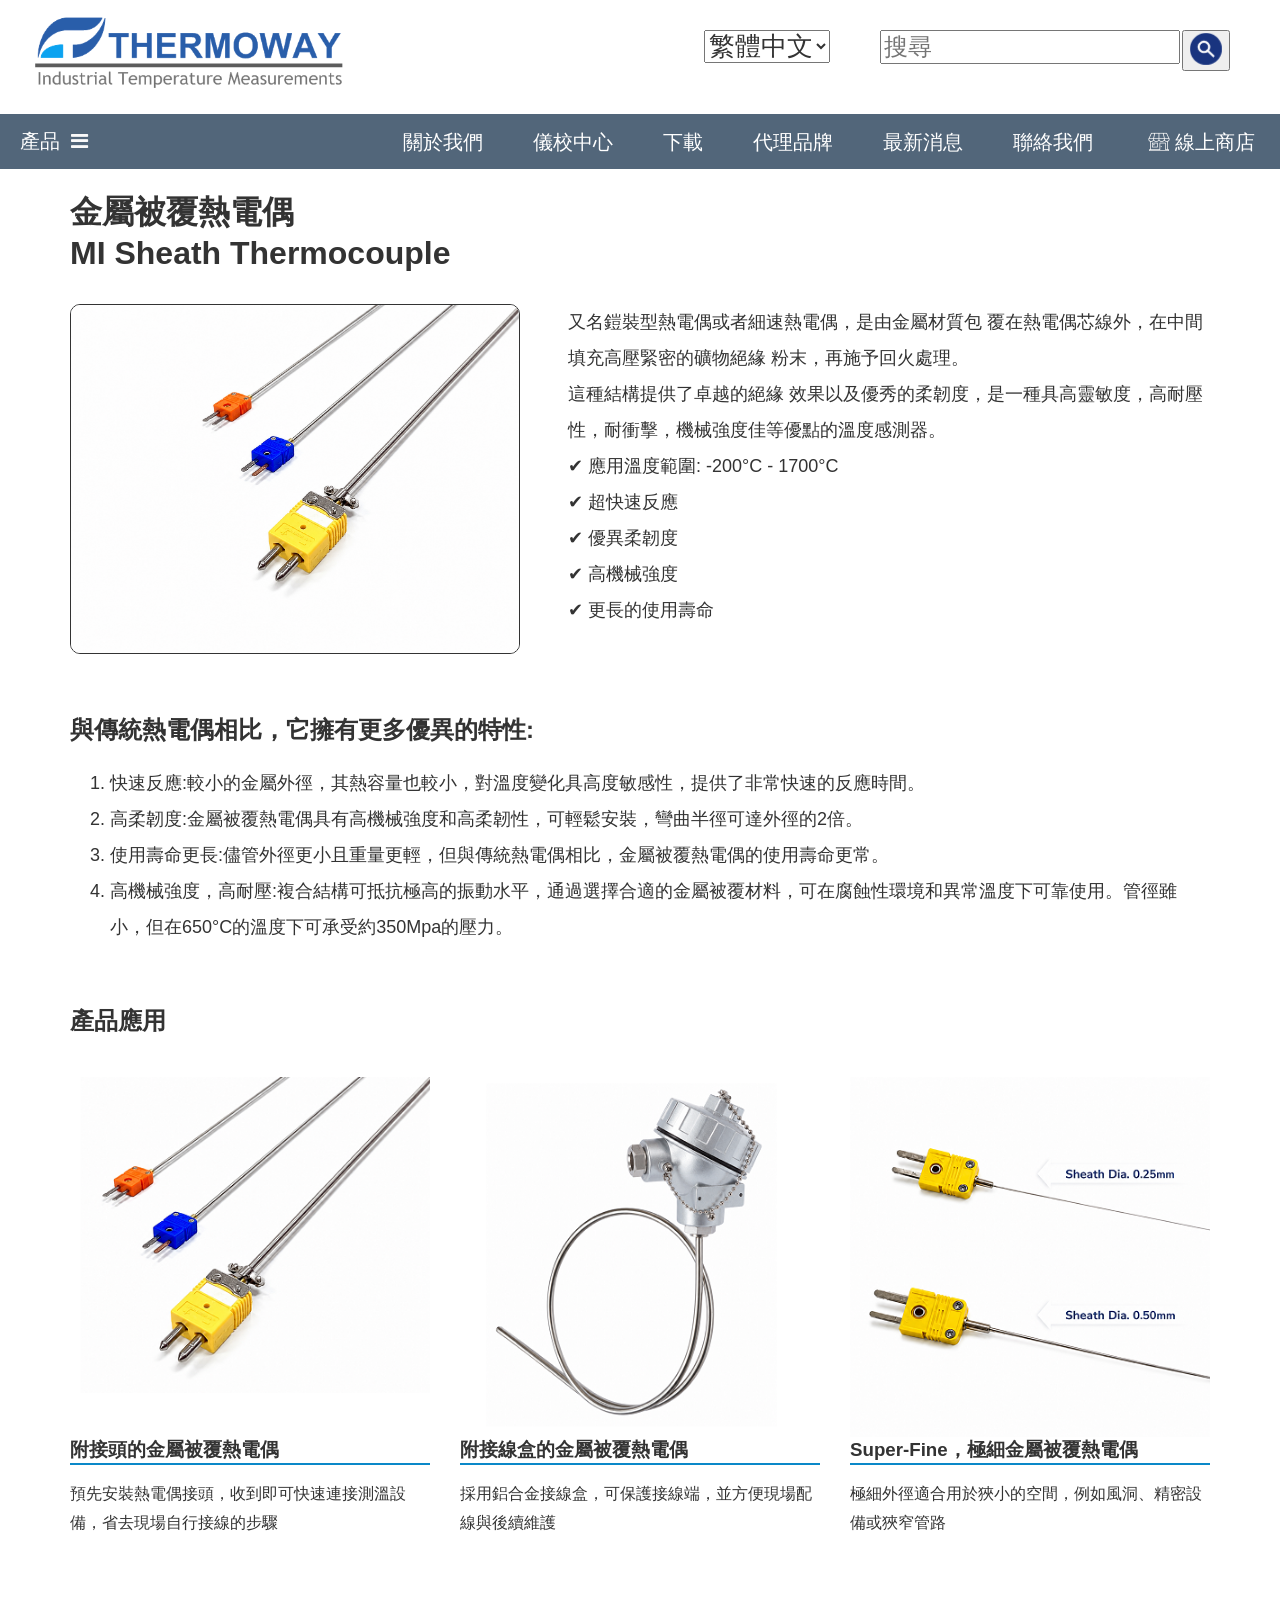
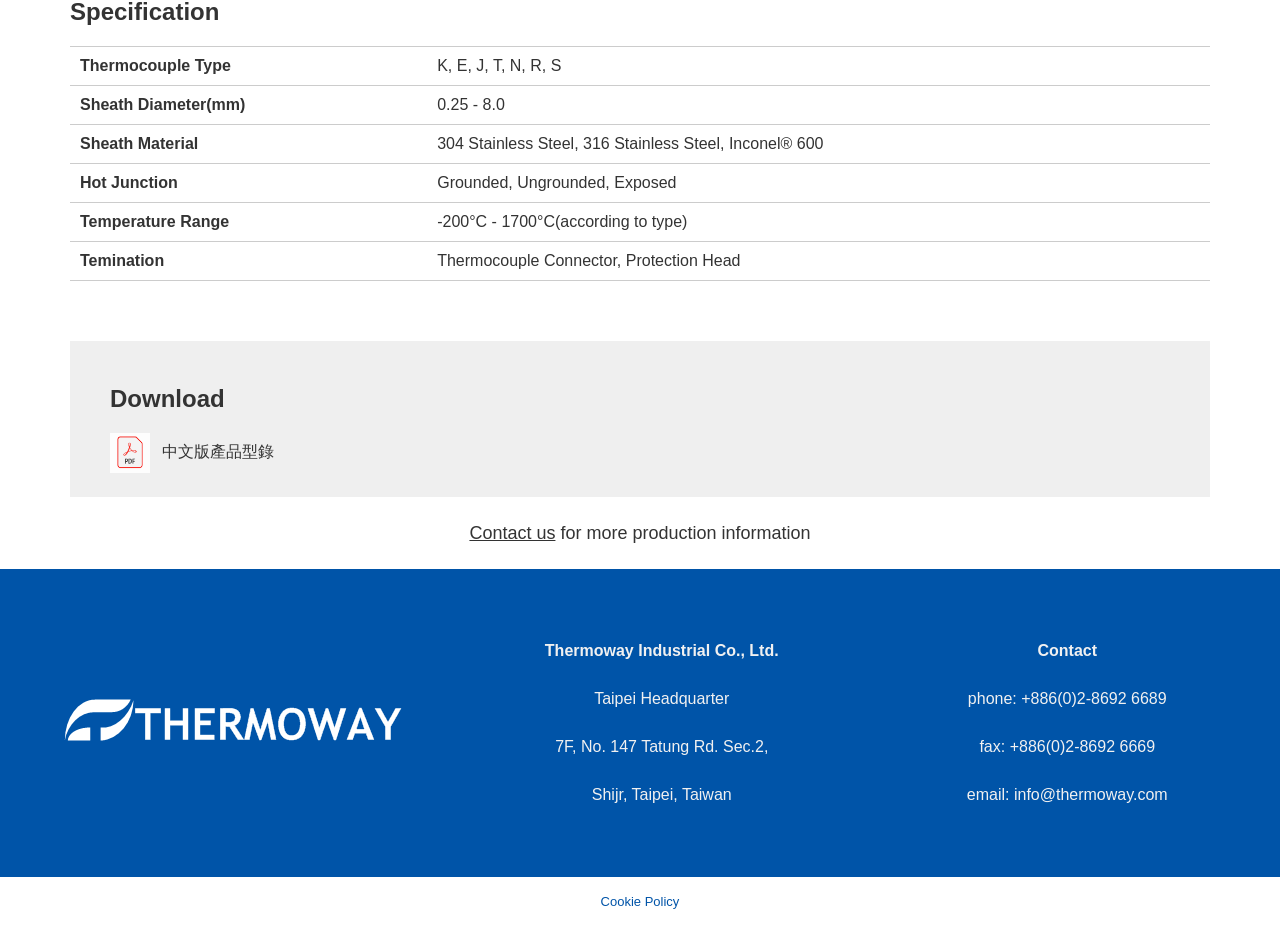
<file: mi-sheath-tc.html>
<!DOCTYPE html>
<html lang="en">
<head>
    <meta charset="UTF-8">
    <meta name="viewport" content="width=device-width, initial-scale=1.0">
    <meta http-equiv="X-UA-Compatible" content="ie=edge">
    <meta name="keywords" content="熱電偶,熱電阻,工業用溫度測量,溫度校正">
    <meta name="description" content="工業用溫度計製造商,溫度儀校中心">
    <title>金屬被覆熱電偶</title>
    <link rel="icon" type="image/png" href="img for HPSample/icon_thermoway.png">
    <link rel="stylesheet" type="text/css" href="index.css">
    <script src=index.js defer></script>
    <!--引入Font Awesome 的 CSS-->
    <link rel="stylesheet"
        href="https://cdnjs.cloudflare.com/ajax/libs/font-awesome/4.7.0/css/font-awesome.min.css">  
    
    
</head>
<body>
<!--頁首-->
  <header>
      <div class="phone-header-top">    <!--手機響應式-->
        <!--設定Logo的樣式-->
        <a href="index.html"><img class="logo" src="img for HPSample/Logo_full.png" style="filter: brightness(120%);">
        </a>
              
        <!--寫語言列-->
        <select class="LangBar">
          <option value="zh-TW">繁體中文</option>
          <option value="zh-CN">简体中文</option>
          <option value="en-US">English</option>
        </select>

        <div class="mobile-language">     <!--手機響應式-->
          中文 / EN
        </div>

        <!--手機版漢堡-->
        <button class="menu-toggle">☰</button>
      </div>
        
        <div class="search">
            <input class="SearchBar" type="text" placeholder="搜尋">
            <button class="SearchButton" type="submit"><img class="search-icon" src="img for HPSample/search-8924.png">
            </button>
        </div>
    </header>

        

  <!--導覽列-->
    <nav>
        <div class="navproduct">          <!--dropdown, 產品-->
            <button class="dropbtn" onclick="myFunction()"><a id="dropbtnproduct" href="product-category.html">產品 </a>
               <i class="fa fa-bars"></i></button>                           <!-- 我刪了這個三角形<i class="fa fa-caret-down"></i> -->
            <!--第一層分類-->
            <ul class="navproduct-level1" id="myDropdown">
              <li><a href="#" class="level1-item" onclick="toggleLevel2(event)">熱電偶</a>
                <!--第二層分類-->
                <ul class="navproduct-level2-tc" id="myDropdown1-2">
                  <li><a href="#" class="level2-item active-level2" style="font-weight: bold;">熱電偶</a></li>   <!--為了加藍色底線-->
                  <li><a href="#" class="level2-item">素線型熱電偶</a></li>
                  <li><a href="#" class="level2-item">導線型熱電偶</a></li>
                  <li><a href="mi-sheath-tc.html" class="level2-item">金屬被覆熱電偶</a></li>                  
                </ul>
              </li>

              <li><a href="#" class="level1-item">熱電阻</a></li>

              <li><a href="#" class="level1-item">測溫線/導線</a></li>
            </ul>

        </div>

        <!--其他導覽列項目-->
        <div class="nav-right">
          <div class="navshop">
            <a class="navitem" href="#onlineshop"><img src="img for HPSample/icon_onlineshop_gpt1.png">線上商店</a>
          </div>

          <div class="navcontact">
            <a class="navitem" href="contact.html">聯絡我們</a>
          </div>
        
          <div class="navnews">
            <a class="navitem" href="#news">最新消息</a>
          </div>

          <div class="navbrand">    <!--品牌-->
            <a class="navitem" id="ntbblock" href="#brand">代理品牌</a>
            <ul class="navbrand-level1">
              <li><a href="#">INOR</a></li>
              <li><a href="#">SANDVIK</a></li>
              <li><a href="#">MARLIN</a></li>
              <li><a href="#">OMEGA</a></li>
              <li><a href="#">DWYER</a></li>
            </ul>
          </div>
         
          <div class="navdownload">    <!--下載-->
            <a class="navitem" href="#download">下載</a>
          </div>

          <div class="navcalibration">
            <a class="navitem" href="#calibration">儀校中心</a>
          </div>

          <div class="navabout">
            <a class="navitem" href="about.html">關於我們</a>
          </div>
        </div>                     
        
    </nav>

    <!--手機響應式導覽列-->
    <div class="mobile-nav">
      <a href="product-category.html">產品</a>
      <a href="#about">關於我們</a>
      <a href="#calibration">儀校中心</a>
      <a href="#download">下載</a>
      <a href="#brand">代理品牌</a>
      <a href="#news">最新消息</a>
      <a href="contact.html">聯絡我們</a>
    </div>
    
  

<!--產品介紹頁 真正的內容-->
  <main class="product-page">
    <h1 class="product-title">金屬被覆熱電偶<br>MI Sheath Thermocouple</h1>
    
    <section class="product-hero">
        <img id="miTcwConn" class="product-hero-item" src="img for HPSample/MI Sheath TC with Connector.png" alt="接頭terminal的金屬被覆熱電偶">
        <p class="product-hero-item">
            又名鎧裝型熱電偶或者細速熱電偶，是由金屬材質包
            覆在熱電偶芯線外，在中間填充高壓緊密的礦物絕緣
            粉末，再施予回火處理。<br>
            這種結構提供了卓越的絕緣
            效果以及優秀的柔韌度，是一種具高靈敏度，高耐壓
            性，耐衝擊，機械強度佳等優點的溫度感測器。<br>
            &#10004 應用溫度範圍: -200°C - 1700°C<br>
            &#10004 超快速反應<br>
            &#10004 優異柔韌度<br>
            &#10004 高機械強度<br>
            &#10004 更長的使用壽命<br>
          </p>   
    </section>   

    <section class="product-feature">
        <h2>與傳統熱電偶相比，它擁有更多優異的特性:</h2>
        <ul>
          <li>快速反應:較小的金屬外徑，其熱容量也較小，對溫度變化具高度敏感性，提供了非常快速的反應時間。</li>
          <li>高柔韌度:金屬被覆熱電偶具有高機械強度和高柔韌性，可輕鬆安裝，彎曲半徑可達外徑的2倍。</li>
          <li>使用壽命更長:儘管外徑更小且重量更輕，但與傳統熱電偶相比，金屬被覆熱電偶的使用壽命更常。</li>
          <li>高機械強度，高耐壓:複合結構可抵抗極高的振動水平，通過選擇合適的金屬被覆材料，可在腐蝕性環境和異常溫度下可靠使用。管徑雖小，但在650°C的溫度下可承受約350Mpa的壓力。</li>
        </ul>
    </section>

    <!-- 不同的產品應用形式照片 -->
    <h2 class="pma-title">產品應用</h2>
    <section class="product-model-application">
      <div class="pma-item">
        <div class="pma-image">                               <!--1-->
          <img src="img for HPSample/MITCC 400x400.png">
        </div>
        <div class="pma-caption">
          <h3>附接頭的金屬被覆熱電偶</h3>
          <p>預先安裝熱電偶接頭，收到即可快速連接測溫設備，省去現場自行接線的步驟</p>
        </div>         
      </div>

      <div class="pma-item">
        <div class="pma-image">                               <!--2-->
          <img src="img for HPSample/MITCH 400x400.png">
        </div>
        <div class="pma-caption">
          <h3>附接線盒的金屬被覆熱電偶</h3>
          <p>採用鋁合金接線盒，可保護接線端，並方便現場配線與後續維護</p>
        </div>         
      </div>

      <div class="pma-item">    
        <div class="pma-image">                           <!--3-->
          <img src="img for HPSample/ST041T wb 400x400.png">
        </div>
        <div class="pma-caption">
          <h3>Super-Fine，極細金屬被覆熱電偶</h3>
          <p>極細外徑適合用於狹小的空間，例如風洞、精密設備或狹窄管路</p>
        </div>         
      </div>    
    </section>
  
    <section class="product-spec">
        <h2>Specification</h2>

        <table>
          <tr>
            <th>Thermocouple Type</th>
            <td>K, E, J, T, N, R, S</td>
          </tr>
          <tr>
            <th>Sheath Diameter(mm)</th>
            <td>0.25 - 8.0</td>
          </tr>
          <tr>
            <th>Sheath Material</th>
            <td>304 Stainless Steel, 316 Stainless Steel, Inconel® 600</td>
          </tr>
          <tr>
            <th>Hot Junction</th>
            <td>Grounded, Ungrounded, Exposed</td>
          </tr>
          <tr>
            <th>Temperature Range</th>
            <td>-200°C - 1700°C(according to type)</td>
          </tr>
          <tr>
            <th>Temination</th>
            <td>Thermocouple Connector, Protection Head</td>
          </tr>
        </table>
    </section>

    <section class="product-download">
      <h2>Download</h2>
      <a href="asset/CATALOG-V2_S_2026-07.pdf" class="product-download-item" download>
        <img src="img for HPSample/pdf_icon.png" alt="PDF file icon">
        <span>中文版產品型錄</span>
      </a>
    </section>

    
    <p class="contact-link"><a href="contact.html">Contact us</a> for more production information</p>
  
  </main>

<!--footer區塊-->
  <footer class="site-footer">
    <div class="footer-inner">
      <!--Logo-->
      <div class="footer-logo">
        <a href="index.html"><img src="img for HPSample/white Logo2.png"></a>
      </div>

      <!--company address-->
      <div class="footer-col">
        <p class="footer-title">Thermoway Industrial Co., Ltd.</p>
        <p>Taipei Headquarter</p>
        <p>7F, No. 147 Tatung Rd. Sec.2,</p>
        <p>Shijr, Taipei, Taiwan</p>
      </div>

      <!--contact-->
      <div class="footer-col">
        <p class="footer-title">Contact</p>
        <p>phone: +886(0)2-8692 6689</p>
        <p>fax: +886(0)2-8692 6669</p>
        <p>email: info@thermoway.com</p>
      </div>

    </div>   <!--footer-inner的close-->
    
    <!--Bottom Link-->
    <div class="footer-bottom">
      <a href="#">Cookie Policy</a>
    </div>

  </footer>


 <!--帶入JS-->
  <script src="index.js"></script>
  <noscript>無法使用JavaScript!</noscript>
    
</body>
</html>
</file>
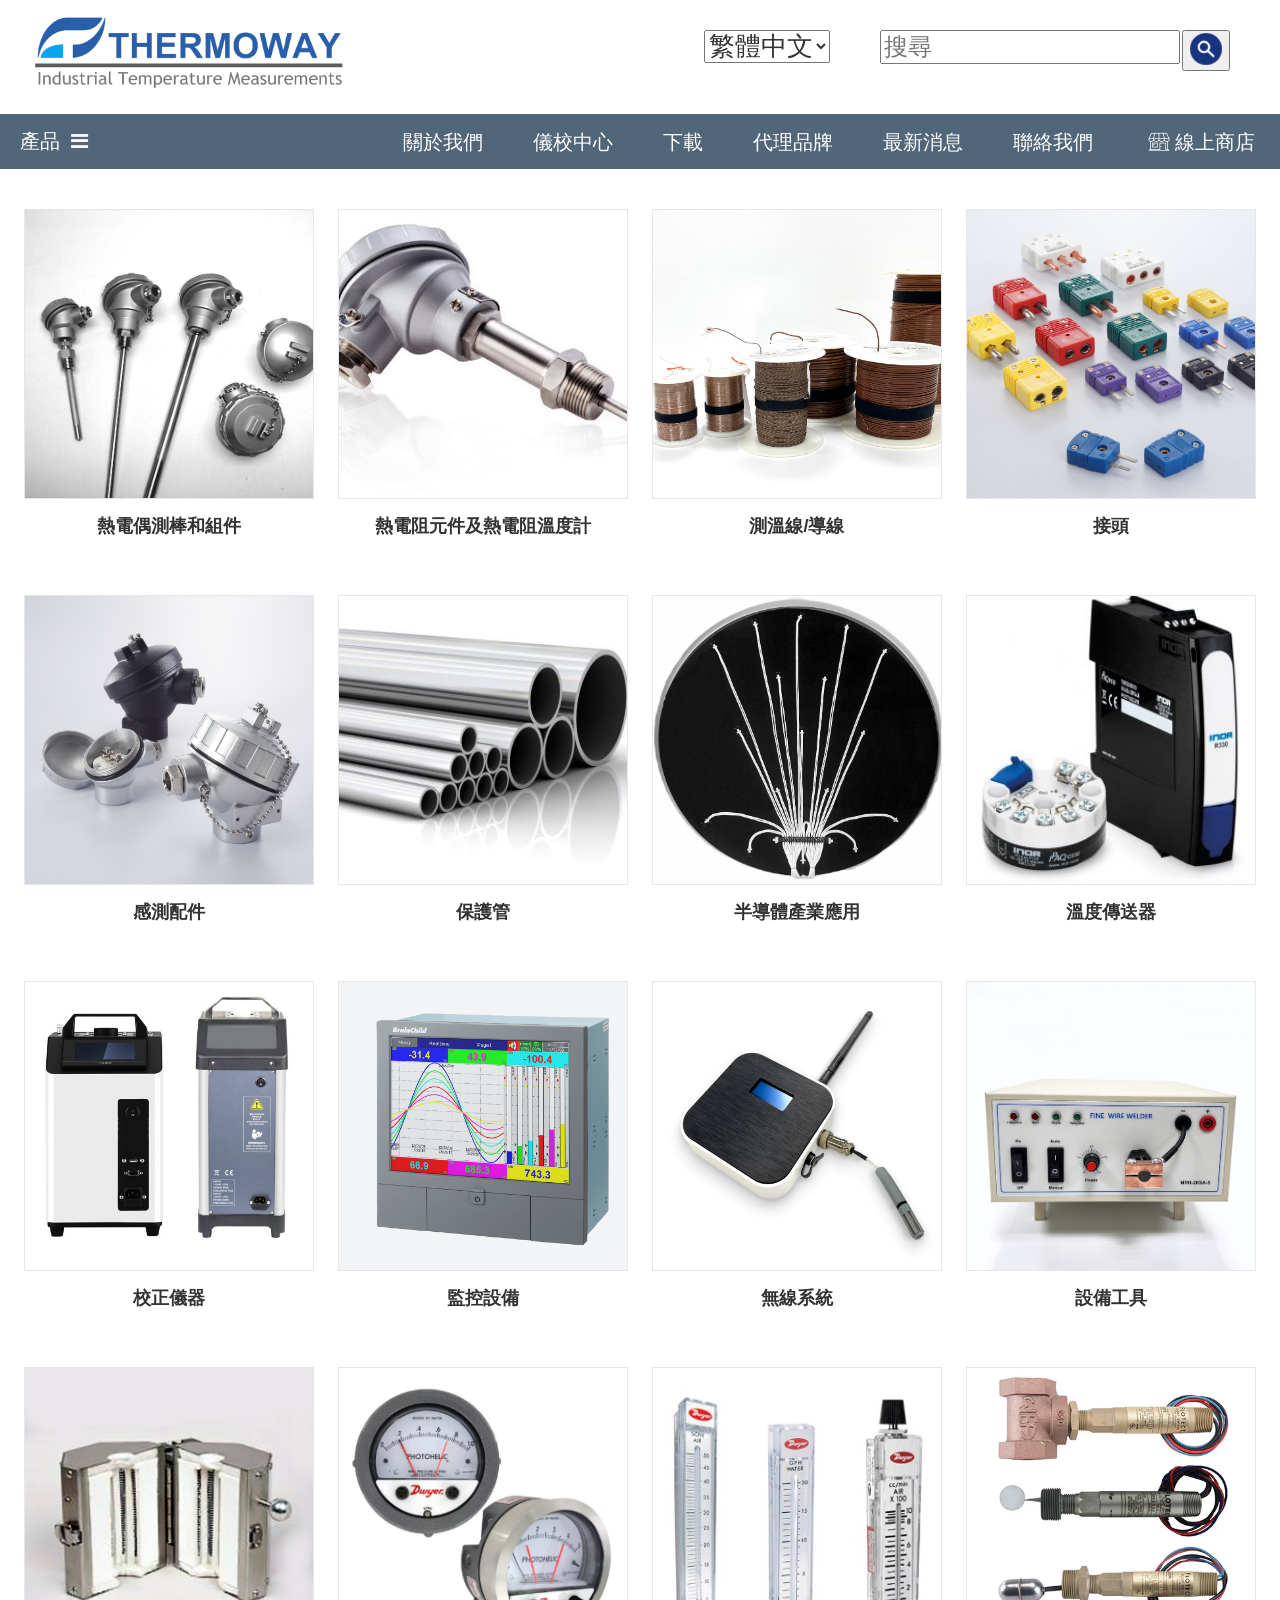
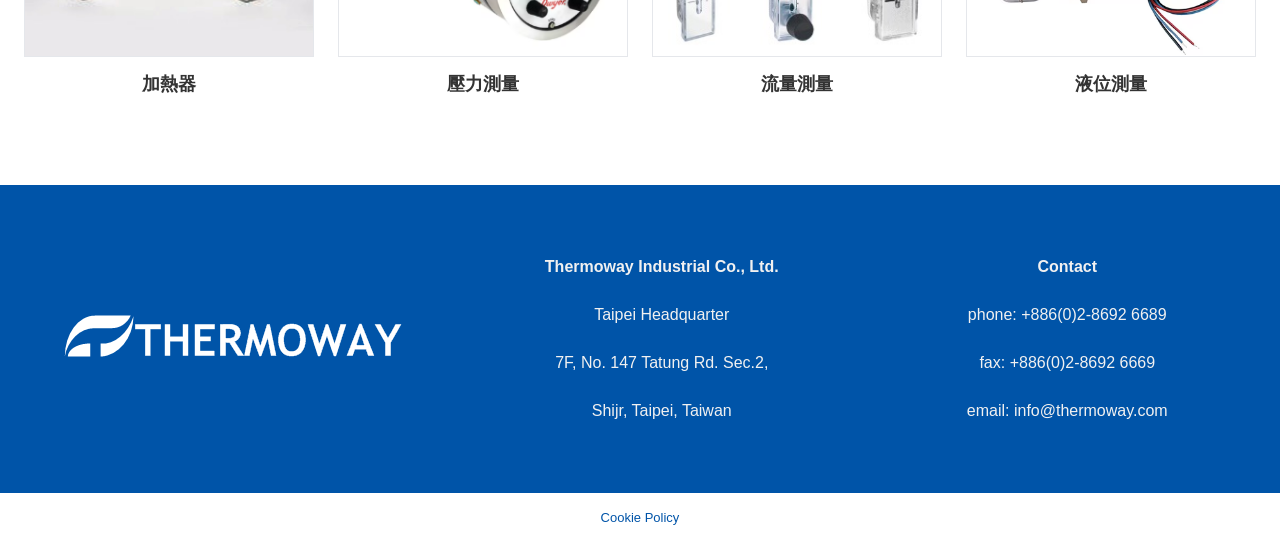
<file: product-category.html>
<!DOCTYPE html>
<html>
<head>
    <meta charset="UTF-8">
    <meta name="viewport" content="width=device-width, initial-scale=1.0">
    <meta http-equiv="X-UA-Compatible" content="ie=edge">
    <meta name="keywords" content="熱電偶,熱電阻,工業用溫度測量,溫度校正">
    <meta name="description" content="工業用溫度計製造商,溫度儀校中心">
    <title>產品類別</title>
    <link rel="icon" type="image/png" href="img for HPSample/icon_thermoway.png">
    <link rel="stylesheet" type="text/css" href="index.css">
    <!--引入Font Awesome 的 CSS-->
    <link rel="stylesheet"
        href="https://cdnjs.cloudflare.com/ajax/libs/font-awesome/4.7.0/css/font-awesome.min.css">
    
    
    
</head>

<body>
  <!--頁首-->
  <header>
      <div class="phone-header-top">    <!--手機響應式-->
        <!--設定Logo的樣式-->
        <a href="index.html"><img class="logo" src="img for HPSample/Logo_full.png" style="filter: brightness(120%);">
        </a>
              
        <!--寫語言列-->
        <select class="LangBar">
          <option value="zh-TW">繁體中文</option>
          <option value="zh-CN">简体中文</option>
          <option value="en-US">English</option>
        </select>

        <div class="mobile-language">     <!--手機響應式-->
          中文 / EN
        </div>

        <!--手機版漢堡-->
        <button class="menu-toggle">☰</button>
      </div>
        
        <div class="search">
            <input class="SearchBar" type="text" placeholder="搜尋">
            <button class="SearchButton" type="submit"><img class="search-icon" src="img for HPSample/search-8924.png">
            </button>
        </div>
    </header>

        

  <!--導覽列-->
    <nav>
        <div class="navproduct">          <!--dropdown, 產品-->
            <button class="dropbtn" onclick="myFunction()"><a id="dropbtnproduct" href="product-category.html">產品 </a>
               <i class="fa fa-bars"></i></button>                           <!-- 我刪了這個三角形<i class="fa fa-caret-down"></i> -->
            <!--第一層分類-->
            <ul class="navproduct-level1" id="myDropdown">
              <li><a href="#" class="level1-item" onclick="toggleLevel2(event)">熱電偶</a>
                <!--第二層分類-->
                <ul class="navproduct-level2-tc" id="myDropdown1-2">
                  <li><a href="#" class="level2-item active-level2" style="font-weight: bold;">熱電偶</a></li>   <!--為了加藍色底線-->
                  <li><a href="#" class="level2-item">素線型熱電偶</a></li>
                  <li><a href="#" class="level2-item">導線型熱電偶</a></li>
                  <li><a href="mi-sheath-tc.html" class="level2-item">金屬被覆熱電偶</a></li>                  
                </ul>
              </li>

              <li><a href="#" class="level1-item">熱電阻</a></li>

              <li><a href="#" class="level1-item">測溫線/導線</a></li>
            </ul>

        </div>

        <!--其他導覽列項目-->
        <div class="nav-right">
          <div class="navshop">
            <a class="navitem" href="#onlineshop"><img src="img for HPSample/icon_onlineshop_gpt1.png">線上商店</a>
          </div>

          <div class="navcontact">
            <a class="navitem" href="contact.html">聯絡我們</a>
          </div>
        
          <div class="navnews">
            <a class="navitem" href="#news">最新消息</a>
          </div>

          <div class="navbrand">    <!--品牌-->
            <a class="navitem" id="ntbblock" href="#brand">代理品牌</a>
            <ul class="navbrand-level1">
              <li><a href="#">INOR</a></li>
              <li><a href="#">SANDVIK</a></li>
              <li><a href="#">MARLIN</a></li>
              <li><a href="#">OMEGA</a></li>
              <li><a href="#">DWYER</a></li>
            </ul>
          </div>
         
          <div class="navdownload">    <!--下載-->
            <a class="navitem" href="#download">下載</a>
          </div>

          <div class="navcalibration">
            <a class="navitem" href="#calibration">儀校中心</a>
          </div>

          <div class="navabout">
            <a class="navitem" href="about.html">關於我們</a>
          </div>
        </div>                     
        
    </nav>

    <!--手機響應式導覽列-->
    <div class="mobile-nav">
      <a href="product-category.html">產品</a>
      <a href="#about">關於我們</a>
      <a href="#calibration">儀校中心</a>
      <a href="#download">下載</a>
      <a href="#brand">代理品牌</a>
      <a href="#news">最新消息</a>
      <a href="contact.html">聯絡我們</a>
    </div>
    

<!--產品分類-->
    <div class="wrap">
        <div class="PC-grid">                <!-- PC = Product Category -->
            <a href="#" class="PC-card">  <!--1-->
                <div class="PC-image">
                    <img src="img for HPSample/分類圖/1 thermocouple.jpg" alt="熱電偶測棒"> 
                </div>
                <div class="PC-name">熱電偶測棒和組件</div>
            </a>

            <a href="#" class="PC-card">  <!--2-->
                <div class="PC-image">
                    <img src="img for HPSample/分類圖/2 RTD.jpg" alt="熱電阻元件及熱電阻溫度計"> 
                </div>
                <div class="PC-name">熱電阻元件及熱電阻溫度計</div>
            </a>

            <a href="#" class="PC-card">  <!--3-->
                <div class="PC-image">
                    <img src="img for HPSample/分類圖/3 wire.JPG" alt="測溫線/導線"> 
                </div>
                <div class="PC-name">測溫線/導線</div>
            </a>

            <a href="#" class="PC-card">  <!--4-->
                <div class="PC-image">
                    <img src="img for HPSample/分類圖/4 connect.jpg" alt="接頭"> 
                </div>
                <div class="PC-name">接頭</div>
            </a>

            <a href="#" class="PC-card">  <!--5-->
                <div class="PC-image">
                    <img src="img for HPSample/分類圖/5 sensing accessories.jpg" alt="sensing accessories"> 
                </div>
                <div class="PC-name">感測配件</div>
            </a>

            <a href="#" class="PC-card">  <!--6-->
                <div class="PC-image">
                    <img src="img for HPSample/分類圖/6 protection tube.jpg" alt="保護管"> 
                </div>
                <div class="PC-name">保護管</div>
            </a>

            <a href="#" class="PC-card">  <!--7-->
                <div class="PC-image">
                    <img src="img for HPSample/分類圖/7 semiconductor.jpg" alt="半導體產業應用"> 
                </div>
                <div class="PC-name">半導體產業應用</div>
            </a>

            <a href="#" class="PC-card">  <!--8-->
                <div class="PC-image">
                    <img src="img for HPSample/分類圖/8 transmitter.jpg" alt="溫度傳送器"> 
                </div>
                <div class="PC-name">溫度傳送器</div>
            </a>

            <a href="#" class="PC-card">  <!--9-->
                <div class="PC-image">
                    <img src="img for HPSample/分類圖/9 calibration.jpg" alt="校正儀器"> 
                </div>
                <div class="PC-name">校正儀器</div>
            </a>

            <a href="#" class="PC-card">  <!--10-->
                <div class="PC-image">
                    <img src="img for HPSample/分類圖/10 monitor.png" alt="監控設備"> 
                </div>
                <div class="PC-name">監控設備</div>
            </a>

            <a href="#" class="PC-card">  <!--11-->
                <div class="PC-image">
                    <img src="img for HPSample/分類圖/11 wireless.jpg" alt="無線系統"> 
                </div>
                <div class="PC-name">無線系統</div>
            </a>

            <a href="#" class="PC-card">  <!--12-->
                <div class="PC-image">
                    <img src="img for HPSample/分類圖/12 equipment.JPG" alt="設備工具"> 
                </div>
                <div class="PC-name">設備工具</div>
            </a>

            <a href="#" class="PC-card">  <!--13-->
                <div class="PC-image">
                    <img src="img for HPSample/分類圖/13 heater.jpg" alt="加熱器"> 
                </div>
                <div class="PC-name">加熱器</div>
            </a>

            <a href="#" class="PC-card">  <!--14-->
                <div class="PC-image">
                    <img src="img for HPSample/分類圖/14 pressure.png" alt="壓力測量"> 
                </div>
                <div class="PC-name">壓力測量</div>
            </a>

            <a href="#" class="PC-card">  <!--15-->
                <div class="PC-image">
                    <img src="img for HPSample/分類圖/15 flow.jpg" alt="流量測量"> 
                </div>
                <div class="PC-name">流量測量</div>
            </a>

            <a href="#" class="PC-card">  <!--16-->
                <div class="PC-image">
                    <img src="img for HPSample/分類圖/16 level.avif" alt="液位測量"> 
                </div>
                <div class="PC-name">液位測量</div>
            </a>

        </div>  <!--PC-grid end-->
    </div>     <!--class wrap end-->
    

<!--footer區塊-->
  <footer class="site-footer">
    <div class="footer-inner">
      <!--Logo-->
      <div class="footer-logo">
        <a href="index.html"><img src="img for HPSample/white Logo2.png"></a>
      </div>

      <!--company address-->
      <div class="footer-col">
        <p class="footer-title">Thermoway Industrial Co., Ltd.</p>
        <p>Taipei Headquarter</p>
        <p>7F, No. 147 Tatung Rd. Sec.2,</p>
        <p>Shijr, Taipei, Taiwan</p>
      </div>

      <!--contact-->
      <div class="footer-col">
        <p class="footer-title">Contact</p>
        <p>phone: +886(0)2-8692 6689</p>
        <p>fax: +886(0)2-8692 6669</p>
        <p>email: info@thermoway.com</p>
      </div>

    </div>   <!--footer-inner的close-->
    
    <!--Bottom Link-->
    <div class="footer-bottom">
      <a href="#">Cookie Policy</a>
    </div>

  </footer>

<!--帶入JS-->
    <script src="index.js"></script>   
    <noscript>無法使用JavaScript!</noscript>
</body>
</html>
</file>
<file: index.css>
@charset "UTF-8";
*{font-family: "Noto Sans TC", Arial, sans-serif;
 color: rgb(51, 51, 51)} /*通用字型設定*/
*{box-sizing:border-box;}  /*寬高設定作用在邊框外緣的範圍內9-17*/

body {
  margin: 0;     /*邊界*/
  padding: 0;    /*留白*/
}

.logo {
  width: 350px;
}
   
.LangBar {margin-right: 20px;                        /*設定語言列的位置*/
            margin-top: 0px;
          }   
.LangBar {font-family: "Yu Gothic UI";
   
         font-size: 2vw;}      /*設定語言列的字體樣式*/  /*舊設定font-size: 2vw*/
.search {display:inline-block;}
         .SearchBar {
            font-size: 1.9vw;}

/*設定頁首項目的位置*/
  .SearchButton {
  position:absolute;
  top: 30px;
  right: 50px;
  
}

.SearchBar {
  position: absolute;
  top: 30px;
  right: 100px;
  width: 300px;
  /*width: 20vw;    可視區域的寬度百分比,8-10 */
}

.LangBar {
  position: absolute;
  top: 30px;
  right: 430px;
}

/*響應式RWD: header*/
.menu-toggle {       /*電腦版隱藏*/
  display: none;
}

.mobile-language {
  display: none;
}

.mobile-nav {
  display: none;
}

@media (max-width: 768px) {
  .menu-toggle {
    display: block;
    margin-left: 5px;
    height: 42px;
    width: 42px;
    font-size: 28px;
    border: none;
    background: none;    
  }

  .logo {
    width: 200px;
  }

  .phone-header-top {
    display: flex;
    align-items: center;
    width: 100%;
    padding-right: 20px;
  }

  .LangBar {                /*桌機隱藏*/
    display: none;
  }

  .mobile-language {
    display: flex;
    margin-left: auto;
  }
  
  .search {
    width: 100%;
    display: flex;
    justify-content: center;
    align-items: center;
  }
  
  .SearchBar {
    position: static;
    height: 42px;
    width: 100%;
    margin-top: 10px;
    margin-left: 20px;
    margin-right: 10px;
    font-size: 20px;
  }

  .SearchButton {
    
    margin-top: 10px;
    margin-right: 20px;
    
  }

  .mobile-nav.show {               /*導覽列-漢堡*/
    display: block;
  }

  nav {
    display: none !important;
  }

}

.mobile-nav a {              /*手機漢堡選單的外觀*/
  display: block;
  padding: 10px 20px;
  text-decoration: none;
}

.mobile-nav a:hover {
  background-color: #DDDDDD;
}




/*設定導覽列的樣式*/
nav {
  overflow: hidden;
  background-color:hsl(210, 20%, 40%);  
  height: 55px;        /*新增：固定 nav 高，所有 item 滿高*/ /*跟縫隙有關!!*/
  line-height: 48px;   /*文字垂直中*/
}

nav {          /*為了調整導覽列項目的位置*/
  display: flex;                 /*新增flex容器*/
  align-items: center;           /*垂直中對齊*/
  justify-content: space-between;   /*左右分散*/
  
}

.navproduct-level1 {list-style-type: none;}    /*無項目符號*/

.navproduct, .navitem {
  flex-shrink: 0; /*防止元素在容器空間不足時被壓縮*/
}


.navitem {            /*其他導覽列項目*/
  float: right;
  font-size: 20px;
  color: white;
  text-align: center;
  padding: 14px 25px;
  text-decoration: none;
  white-space: nowrap;  /* 新增這行: 強制文字保持單行顯示 */
  
}

/*統一navitem高+垂直拉伸*/
.navitem {
  display: flex;        /*新增：內部 flex，中 img*/
  align-items: center;  /*img 文字垂直中對齊，無間隙*/
  
}

.navitem img {         /*設定導覽列icon*/
  width: 32px;         /*固定寬度,小圖示常用20-32px*/
  object-fit: contain;   /*保持比例,不扭曲*/
  vertical-align: middle;   /*與文字垂直中間對齊*/
  /*如果要調整與後方文字的距離: margin-right: 8px*/
}



.navproduct {           /*.dropdown,產品列*/
  float: left;
  overflow:visible !important;
  
}

.navproduct .dropbtn {
  cursor: pointer;
  font-size: 20px;
  border: none;
  outline: none;
  color: white;
  padding: 14px 20px;
  background-color: inherit;
  font-family: inherit;
  margin: 0;
  height: 55px;               /* 這兩行解決縫隙的問題 */
  box-sizing: border-box;  
}

#dropbtnproduct {
  text-decoration: none;
  color: inherit;
}
.dropbtn i.fa-bars {
  color: #f9f9f9 !important;  /*強制白，hover 也白*/
  margin-left: 5px;
}

nav .navitem:hover, .navproduct:hover .dropbtn, .dropbtn:focus {
  background-color: crimson;
}


.navproduct-level1 {           /*.dropdown-content, 第一層*/
  display: none;
  position: absolute;
  background-color: #f9f9f9;
  min-width: 160px;               /*設定元素最小寬度為 160px，即使容器變窄也不會小於此寬度。*/
  box-shadow: 0px 8px 16px 0px rgba(0,0,0,0.2);
  z-index: 1;
  padding: 0;
  margin: 0;
  overflow: visible;
  
}

.level1-item {     
  float: none;
  color: black;
  padding: 5px 16px;
  text-decoration: none;      /*移除底線*/
  display: block;
  text-align: left;
  position: relative;         /*讓level-2以此為基準 */
  
}


.level1-item:hover {
  background-color: #ddd;
}

.show {                       /*?*/
  display:block;
}

/*產品level-2*/
.navproduct-level2-tc {
    display: none;
    position: absolute;
    left: 100%;        
    top: 0px;           
    background-color: #f9f9f9;
    box-shadow: 0px 8px 16px rgba(0,0,0,0.2); 
    width: 100%;      
}

.navproduct-level2-tc {list-style-type: none;}    /*無項目符號*/

.navproduct-level2-tc {padding-left: 0;}

/*額外優化??*/
.navproduct-level2 li {
  list-style: none;
  padding: 0;
  margin: 0;
}

.level2-item {
  display: block;
  padding: 5px 16px;
  color: black;
  text-decoration: none;
}

  /*為了加藍色底線*/
  .active-level2 {
    border-bottom: 2px solid rgb(10,136,200);
    
    
  }

.level2-item:hover {
  background-color: #ddd;
}

.navproduct-level2-tc.show {  /* 加這行!第二層才會跳出來 */
    display: block !important;
}


/*右邊導覽列*/

.nav-right { display: flex;     /*項目由左往右排列*/
  flex-direction: row-reverse;  /*排列順序顛倒*/
  position: static; /* 確保不會干擾 */
}



.navbrand-level1 {      /*品牌level1*/
  display: none;
  position: absolute;
  top: 160px;            /*解決縫隙問題 */
  list-style: none;
  padding-left: 0;
  background-color: #f9f9f9;
  min-width: 160px;
  box-shadow: 0px 8px 16px 0px rgba(0,0,0,0.2);
  z-index: 999;
    
}

.navbrand-level1 a {
  float: none;
  color: black;
  padding: 5px 16px;
  text-decoration: none;
  display: block;
  text-align: left;
}

.navbrand-level1 a:hover {
  background-color: #ddd;
}

.navbrand:hover .navbrand-level1 {
  display: block;
  
}


/*幻燈片樣式*/
.slideshow-container {
   /*(max-width: 1000px)*/
  position: relative;
  margin: 0 auto; /*center it*/
}

/*照片更改大小
.mySlides img {
  width: 100%;
  height: 450px;
  object-fit: cover;}*/



/*幻燈片文字的樣式*/
.text {
  position: absolute; /* Position the background text */
  top: 0; /* At the bottom. Use top:0 to append it to the top */
  background: rgb(0, 0, 0); /* Fallback color */
  background: rgba(0, 0, 0, 0.5); /* Black background with 0.5 opacity */
  color: #f1f1f1; /* Grey text */
  width: 100%; /* Full width */
  padding: 20px; /* Some padding */
}
.text > h1 {
  font-size: 50px;
  color: #f1f1f1;
}
.text > p {
  font-size: 24px;
  color: #f1f1f1;
}
 

/* Hide the images by default */
.mySlides {
  display: none;
}

/* Next & previous buttons */
.prev, .next {
  cursor: pointer;
  position: absolute;
  top: 50%;
  width: auto;
  margin-top: -22px;
  padding: 16px;
  color: #f1f1f1;
  font-weight: bold;
  font-size: 18px;
  transition: 0.6s ease;
  border-radius: 0 3px 3px 0;
  user-select: none;
}

/* Position the "next button" to the right */
.next {
  right: 0;
  border-radius: 3px 0 0 3px;
}

/* On hover, add a black background color with a little bit see-through */
.prev:hover, .next:hover {
  background-color: rgba(0,0,0,0.8);
}

/* Number text (1/4 etc),目前沒有使用*/
.numbertext {
  color: #f2f2f2;
  font-size: 12px;
  padding: 8px 12px;
  position: absolute;
  top: 0;
}

/* The s/bullets/indicators */
.dot {
  cursor: pointer;
  height: 15px;
  width: 15px;
  margin: 0 2px;
  background-color: #bbb;
  border-radius: 50%;
  display: inline-block;
  transition: background-color 0.6s ease;
}

.active, .dot:hover {    /*再確認一下*/
  background-color: #717171;
}

/* Fading animation 定義動畫slide的內容*/ 
.fade {
  animation-name: fade;
  animation-duration: 1.5s;
}

@keyframes fade {
  from {opacity: .5}
  to {opacity: 1}
}

/* On smaller screens, decrease text size*/
@media only screen and (max-width: 300px) {
  .text {font-size: 11px}
}

/*響應式RWD-幻燈片設定*/
@media (max-width: 768px) {
  .dot {
    display: none;
  }

  .text > h1 {
    font-size: 30px;
  }

  .text > p {
    font-size: 14px;
  }

  .slideshow-container {   
    margin-top: 50px;
  }
}


/*產品圖示區塊樣式 */
.featured-section {
      width: 100%;
      max-width: 1200px;
      margin: 0 auto;    /*置中*/
      position: relative;
      padding: 20px 0;
    }

.sec-title {
text-align: center;
margin-bottom: 40px;
font-family: "台北黑體";
font-size: 36px;
color:#333333;
}

.carousel-wrapper {
  overflow: hidden;
}

.carousel {
  display: flex;
  gap: 40px;
  transition: transform 0.4s ease;
}

.card {
  width: 33.33%;
  text-align: center;
}

.card {
  flex: 0 0 calc((100% - 80px) / 3); 
  /* 3 張卡片，中間有 2 個 gap = 40px * 2 = 80px */
  text-align: center;
}

.card img {
  width: 100%;
  border-radius: 10px;
  transition: transform 0.35s ease;
}

/*hover 只放大,不要陰影板板 */
.card img:hover {
  transform: scale(1.07);
}

.card p {
  margin-top: 12px;
  font-size: 18px;
  font-family: "Yu Gothic UI";
  font-weight: 600;
  text-align: center;
}

/* 左右按鈕永遠不會跑掉 */
.nav-btn {
  position: absolute;
  top: 50%;
  transform: translateY(-50%);
  font-size: 26px;
  border: none;
  background: white;
  width: 45px;
  height: 45px;
  border-radius: 50%;
  cursor: pointer;
  box-shadow: 0 0 10px rgba(0,0,0,0.15);
  z-index: 10;
}

.left {
  left: -20px;
}

.right {
  right: -20px;
}

/*響應式RWD-推薦產品圖式區塊*/
@media(max-width:768px) {
  .carousel {
    flex-direction: column;
    gap: 30px;
  }

  .card {                     
    width: 100%;
    flex: 0 0 auto;        /*說明為一個完全不伸展、不收縮的 Flex 項目，其尺寸依照元素本身的寬度或高度設定。*/
  }

  .nav-btn {
    display: none;
  }
}


/*媒體區塊的樣式*/
.media-section {
  max-width: 1200px;
  margin: 30px auto;
  display: flex;
  align-items: center;
  gap: 40px;
  padding: 20px;
}

/* 左右各佔一半 */
.media-left,
.media-right {
  flex: 1;
}

.media-left {
  position: relative;
}

/* 整塊都是連結 */
.media-link {
  display: block;
  position: relative;
  text-decoration: none;
  color: inherit;
}

/* 底圖 */
.media-left img {
  width: 100%;
  height: 320px;
  border-radius: 12px;
  display: block;
}

/* 文字疊在圖片下方 */
.media-text {
  position: absolute;
  bottom: 0;
  left: 0;
  width: 100%;
  padding: 16px 20px;
  font-size: 20px;
  font-weight: 600;
  color: #333333;
  

  
}

/*圖中文字轉場*/
.media-text {
  transition: transform 0.25s ease; /*表示要進行的轉場:變形, 轉場的時間, 轉場的變化速度*/
  transform-origin: left bottom; /*將變形原點設定為左下角*/
}

.media-text:hover {
  transform: scale(1.5);
}


.media-right video {
  width: 100%;
  height: auto;
  border-radius: 12px;
  display: block;
}

/* 響應式RWD 手機版：上下排列 */
@media (max-width: 768px) {
  .media-section {
    flex-direction: column;
  } }

/* 下載區塊 */
.download-section {
  display: grid;
  grid-template-columns: repeat(3, 1fr);  /*一行3個*/
  gap: 60px;
  padding: 50px;
  max-width: 1200px;  /*最多就 1200px，不再放大*/
  margin: 0 auto;    /*→ 讓整個區塊置中*/
  
}

.download-item a {
  text-decoration: none;
  color: inherit;
}

.thumb {
  position: relative;
  overflow: hidden;
}

.thumb img {
  width: 100%;
  height: 300px;
  display: block;
  transition: transform 0.3s ease, filter 0.3s ease;
}

.overlay {
  position: absolute;
  inset: 0;
  background: rgba(0, 0, 0, 0.45);
  display: flex;
  align-items: center;     /* 11-11 */
  justify-content: center;
  opacity: 0;
  transition: opacity 0.3s ease;
}

.overlay .icon {
  font-size: 60px;
  color: #fff;
}

.caption {               /*文字規格*/
  background: #333333;
  color: #f1f1f1;
  padding: 10px 12px;
  font-size: 18px;
  text-align: center;
  letter-spacing: 2px;
}

.download-item:hover img {
  transform: scale(1.2);
  filter:brightness(0.8);
}

.download-item:hover .overlay {
  opacity: 1;
}

/*響應式RWD-下載區塊*/
@media (max-width: 480px) {    /*手機螢幕尺寸*/
  .download-section {
    grid-template-columns: 1fr;
  } }


/* 產品類別 Product Category Full Screen Overlay */
.category-entry {
  text-align: center;
  margin: 60px 0;
}

.open-category-btn {
  width: 300px;
  height: 50px;
  padding: 12px 28px;
  font-size: 16px;
  border: 1px solid #222;
  background: #fff;
  color: #222;
  cursor: pointer;
}

.open-category-btn:hover {
  background: #222;
  color: #fff;
}

/* Overlay 本體 */
.category-overlay {
  position: fixed;
  top: 0;
  left: 0;
  width: 100%;
  height: 100vh;
  background: #ffffff;
  z-index: 9999;
  overflow-y: auto;
  transform: translateY(-100%);
  visibility: hidden;
  pointer-events: none;
  transition: transform 0.5s ease visibility 0s linear 0.5s;    /* property, 轉場完成時間, 轉場的變化速度 */
}

/* 開啟狀態 */
.category-overlay.active {
  transform: translateY(0);
  visibility: visible;
  pointer-events: auto;
  transition: transform 0.5s ease;
}

.category-overlay-inner {
  max-width: 1280px;
  margin: 0 auto;
  padding: 80px 60px 60px;
}

.overlay-title {
  font-size: 32px;
  margin-bottom: 40px;
  font-weight: 500;
}

.close-btn {
  position: absolute;
  top: 24px;
  right: 32px;
  font-size: 48px;
  line-height: 1;
  background: none;
  border: none;
  cursor: pointer;
  color: #222;
}

.category-grid {
  display: grid;
  grid-template-columns: repeat(4, 1fr);
  gap: 48px 36px;
}

.category-col h3 {
  font-size: 20px;
  margin-bottom: 14px;
  font-weight: 500;
}

.category-col h3 a {
  color: #111;
  text-decoration: underline;
}

.category-col ul {
  list-style: none;
  padding: 0;
  margin: 0;
}

.category-col li {
  margin-bottom: 8px;
}

.category-col li a {
  color: #333;
  text-decoration: none;
  font-size: 15px;
  line-height: 1.6;
}

.category-col li a:hover {
  text-decoration: underline;
}

/* 平板 */
@media (max-width: 1024px) {
  .category-grid {
    grid-template-columns: repeat(2, 1fr);
  }
}


/* 手機 */
@media (max-width: 640px) {
  .category-overlay-inner {
    padding: 80px 24px 40px;
  }

  .category-grid {
    grid-template-columns: 1fr;
    gap: 32px;
  }

  .overlay-title {
    font-size: 26px;
  }

  .category-col h3 {
    font-size: 18px;
  }
}



/*footer區塊*/
/*footer main*/
.site-footer {
  background-color:rgb(0, 84, 168);
  color:#fff;
  font-size: 16px;
}

/*內容區*/
.footer-inner {
  max-width: 1200px;
  margin: 0 auto; 
  padding: 50px 20px;
  display: flex;
  gap: 100px;
  align-items: center;    /*flex item的垂直對齊方式*/
  
}

/*每一欄*/
.footer-col {
  flex: 1;
  line-height: 1;
}

.footer-col p {
  color:#f1f1f1;
  text-align: center;
  font-family: Arial;
  
}

/*標題*/
.footer-title {
  font-weight: 600;
  margin-bottom: 6px;
}

/*連結*/
.site-footer a {
  color: #ffffff;
  text-decoration: none;
}

/*footer bottom*/
.footer-bottom {
  text-align: center;
  padding: 15px 0;
  background-color: #ffffff;
}

.footer-bottom a {
  color: rgb(0, 84, 168);
  font-size: 13px;
}

/*響應式RWD-footer區塊*/
@media(max-width: 768px){
  .footer-inner {
    flex-direction: column;
    padding: 20px;
    gap: 20px;
  }
}



/* 關於菘啟 */

#aboutus { margin-right: 100px;     /*設定區塊邊界*/
  margin-left: 100px;
}

#aboutus h1 {font-size: 50px;
}

#newoffice {float: left;
    margin-right: 50px;
}

#aboutus p {
  font-size:20px;
  line-height: 1.8;
}

#vandm {                   /*願景與使命*/
  clear: left;
}

#vandm {padding-top: 50px;
  margin-right: 100px;
  margin-left: 100px;
  
}

#vandm {text-align: center;
}

#vandm h2 {font-size: 30px;
}

#vandm h3 {font-size: 24px;
}

#vandm h2,
#vandm h3 {
  opacity: 0;
}

#vandm h2.animate {
  animation: slide-from-left 1.5s ease-in forwards;
}

#vandm h3.animate {
  animation: slide-from-right 1.5s ease-in-out forwards;
}

@keyframes slide-from-left {
  0% { transform: translateX(-300px); opacity: 0;}
  100% { transform: translateX(0); opacity: 1;}
}


@keyframes slide-from-right {
  0% { transform: translateX(300px); opacity: 0;}
  100% { transform: translateX(0); opacity: 1;}
}

/*公司沿革*/
#ourhistory { padding-top: 50px;  
  margin-right: 100px;     /*設定區塊邊界*/
  margin-left: 100px;
  text-align: center;
}

#ourhistory img:hover {
  width: 900px;
  transition: transform 0.3s ease;
}



/*加入團隊*/
#jointeam {
  padding-top: 50px;
  margin-right: 100px;
  margin-left: 100px;
  text-align: center;
}


/* 產品分類頁面 */
.wrap {
  max-width: 1400px;
  margin: 0 auto;
  padding: 40px 24px 60px;    /*邊距上->右左->下*/     
}

.PC-grid {
  display: grid;
  grid-template-columns: repeat(4, 1fr);
  gap: 28px 24px;
}

.PC-card {
  display: block;
  text-decoration: none;
  color: inherit;
  background: #fff;
}

.PC-image {
  width: 100%;
  aspect-ratio: 1 / 1;
  overflow: hidden;
  background: #f3f4f6;
  border: 1px solid #e5e7eb;
}

.PC-image  img {
  width: 100%;
  height: 100%;
  object-fit: cover;
  display: block;
  transition:transform .3s ease;
}

.PC-card:hover .PC-image img {
  transform:scale(1.04);
}

.PC-name {
  font-size: 18px;
  font-weight: 700;
  line-height: 1.45;
  text-align: center;
  padding: 14px 8px 0;
  min-height: 68px;
}

@media (max-width: 1100px) {
  .PC-grid {
    grid-template-columns: repeat(3, 1fr);
  }
}

@media (max-width: 768px) {
  .wrap {
    padding: 30px 16px 44px;
  }

  .PC-grid {
    grid-template-columns: repeat(2, 1fr);
    gap: 20px 16px;
  }

  .PC-name {
    font-size:16px;
    min-height: 60px;
  }
}

@media (max-width: 480px) {
  .PC-grid {
    grid-template-columns: 1fr;
  }
}


/* 聯絡我們 */
.contact-form {
  width: 80%;         /*form的寬度 = 父元素x 80%*/
  max-width: 900px;
  margin: 50px auto;
  background-color: #ffffff;
  padding: 40px;
  /* 表格外的框線 border: 1px solid #dcdcdc; */
  /* 表格外的框線 border-radius: 8px; */
}

.contact-form h1 {
  margin-top: 0;
  margin-bottom: 15px;
  font-size: 32px;
  color: #222;
}

.contact-form form {      /* 那條hr跟後面表格的距離 */
  margin-top: 20px;
}

.contact-intro {
  margin-bottom: 25px;
  color: #666;
  line-height: 1.8;
}

.contact-note {
  margin-bottom: 25px;
  font-size: 14px;
  color: #666;
}

.required {
  color: red;
  margin-right: 3px;
}

.grid-2 {
  display: flex;
  gap: 20px;
  margin-bottom: 20px;
}

.grid-1 {
  margin-bottom: 20px;
}

.field {
  flex: 1;
  display: flex;
  flex-direction: column;
}

.field label{
  margin-bottom: 8px;
  font-weight: bold;
  font-size: 15px;
}

.field input,
.field select,
.field textarea {
  width: 100%;
  padding: 12px;
  border: 1px solid #cfcfcf;
  border-radius: 4px;
  font-size: 15px;
  box-sizing: border-box;
}

.field textarea {
  min-height: 160px;
  resize: vertical;
}

.field input:focus,
.field select:focus,
.field textarea:focus {
  outline: none;
  border-color: #0077aa;
}

.contact-submit-btn {
  margin-top: 20px;
  padding: 12px 24px;
  background-color: #0077aa;
  color: white;
  border: none;
  border-radius: 4px;
  font-size: 16px;
  cursor: pointer;
}

.contact-submit-btn:hover {
  background-color: #005f88;
}

.actions {
  margin-top: 20px;
}

.helper {
  font-size: 14px;
  color: #777;
  line-height: 1.6;
}

/* 不同媒體的呈現,響應式RWD */
@media screen and (max-width: 768px) {
  .contact-form {
    width: 90%;
    padding: 25px;
  }

  .grid-2 {
    flex-direction: column;
    gap: 15px;
  }

  .contact-form h1 {
    font-size: 28px;
  }
}

/* Taiwan Location */

.taiwan-location h1 {
  position: relative;
  left: 0;
  font-size: 38px;

}

.taiwan-location {
  width: 80%;       /*在父元素的寬度*/
  margin: 0 auto;   /*置中*/
}

#LC-1  {
  display: flex;
  justify-content: space-around;
  
}

#LC-1 h2 {
  
  line-height: 2;
}

#LC-1 h2, p {
  text-align: left;
  line-height: 2;
}

/* Overseas Location */

.overseas-location {
  position: relative;
  top: 20px;
}
.overseas-location h1 {
  position: relative;
  left: 0;
  font-size: 38px;

}

.overseas-location {
  width: 80%;       /*在父元素的寬度*/
  margin: 0 auto;   /*置中*/
}

#LC-2  {
  display: flex;
  justify-content: space-around;
  
}

#LC-2 h2, p {
  
  line-height: 2;
}

/* 產品頁樣式 */

.product-page {
  max-width: 1200px;
  width: 100%;
  margin: auto;
  padding: 0 30px;
}

.product-hero {
  display: flex;
  align-items: flex-start;
  justify-content: space-between;
  gap: 3rem;
  margin: 2rem auto;
  /*刪除留白為了對齊title, padding: 0 2rem;  */
}

  /* 左右各占一半 */
.product-hero-item {
  flex: 1;
}
  /*圖片*/
#miTcwConn {
  width: 100%;
  max-width: 450px;
  height: auto;
  display: block;
  margin: 0 auto;
  border: solid;
  border-width: thin;
  border-radius: 10px;
}

.product-hero > p {
  font-size: 18px;
  margin-top: 0;
  
}

.product-feature {            
  margin-top: 60px;              /*增加與上個section的距離*/
} 
.product-feature > ul {
  list-style-type: decimal;
}

.product-feature li {
  font-size: 18px;
  line-height: 2;
}

  /*產品應用形式圖示, product-model-application*/

.pma-title {margin-top: 60px;}
.product-model-application {
  display: flex;
  gap: 30px;
  margin-top: 40px;
}

.pma-item {    /*均分大小*/
  flex: 1;  
}

.pma-image {
  overflow: hidden;
}
.pma-image img {      
  width: 100%;
  display: block;
  transition: transform 0.3s;
}

.pma-image img:hover {
  transform: scale(1.1);
}

.pma-caption p {
  margin: 0;
    line-height: 1.8;  
}

.pma-caption h3 {
  margin: 0 0 15px;  
  border-bottom: 2px solid rgb(10,136,200);  
}


  /*規格*/

.product-spec {
  margin-top: 60px;     /*增加與上個section的距離*/
}
.product-spec th {
  text-align: left;
}

.product-spec table {
  width: 100%;
  border-collapse: collapse;
  border-top: 1px solid #ccc;
}

.product-spec th,
.product-spec td {
  border-bottom: 1px solid #ccc;
  padding: 10px;
}

  /*下載部分*/
.product-download {
  margin-top: 60px;
  background: #efefef;
  padding: 24px 40px;
}

.product-download-item img {
  width: 40px;
  height: auto;
  flex-shrink: 0;
}

.product-download-item {
  display: flex;
  align-items: center;
  gap: 12px;
  text-decoration: none;
  color: #1e4f8a;
}

.product-download-item:hover span {
  text-decoration: underline;
}
  
  /*聯絡表單連結*/
.contact-link {
  text-align: center;
  font-size: 18px;
}
</file>
